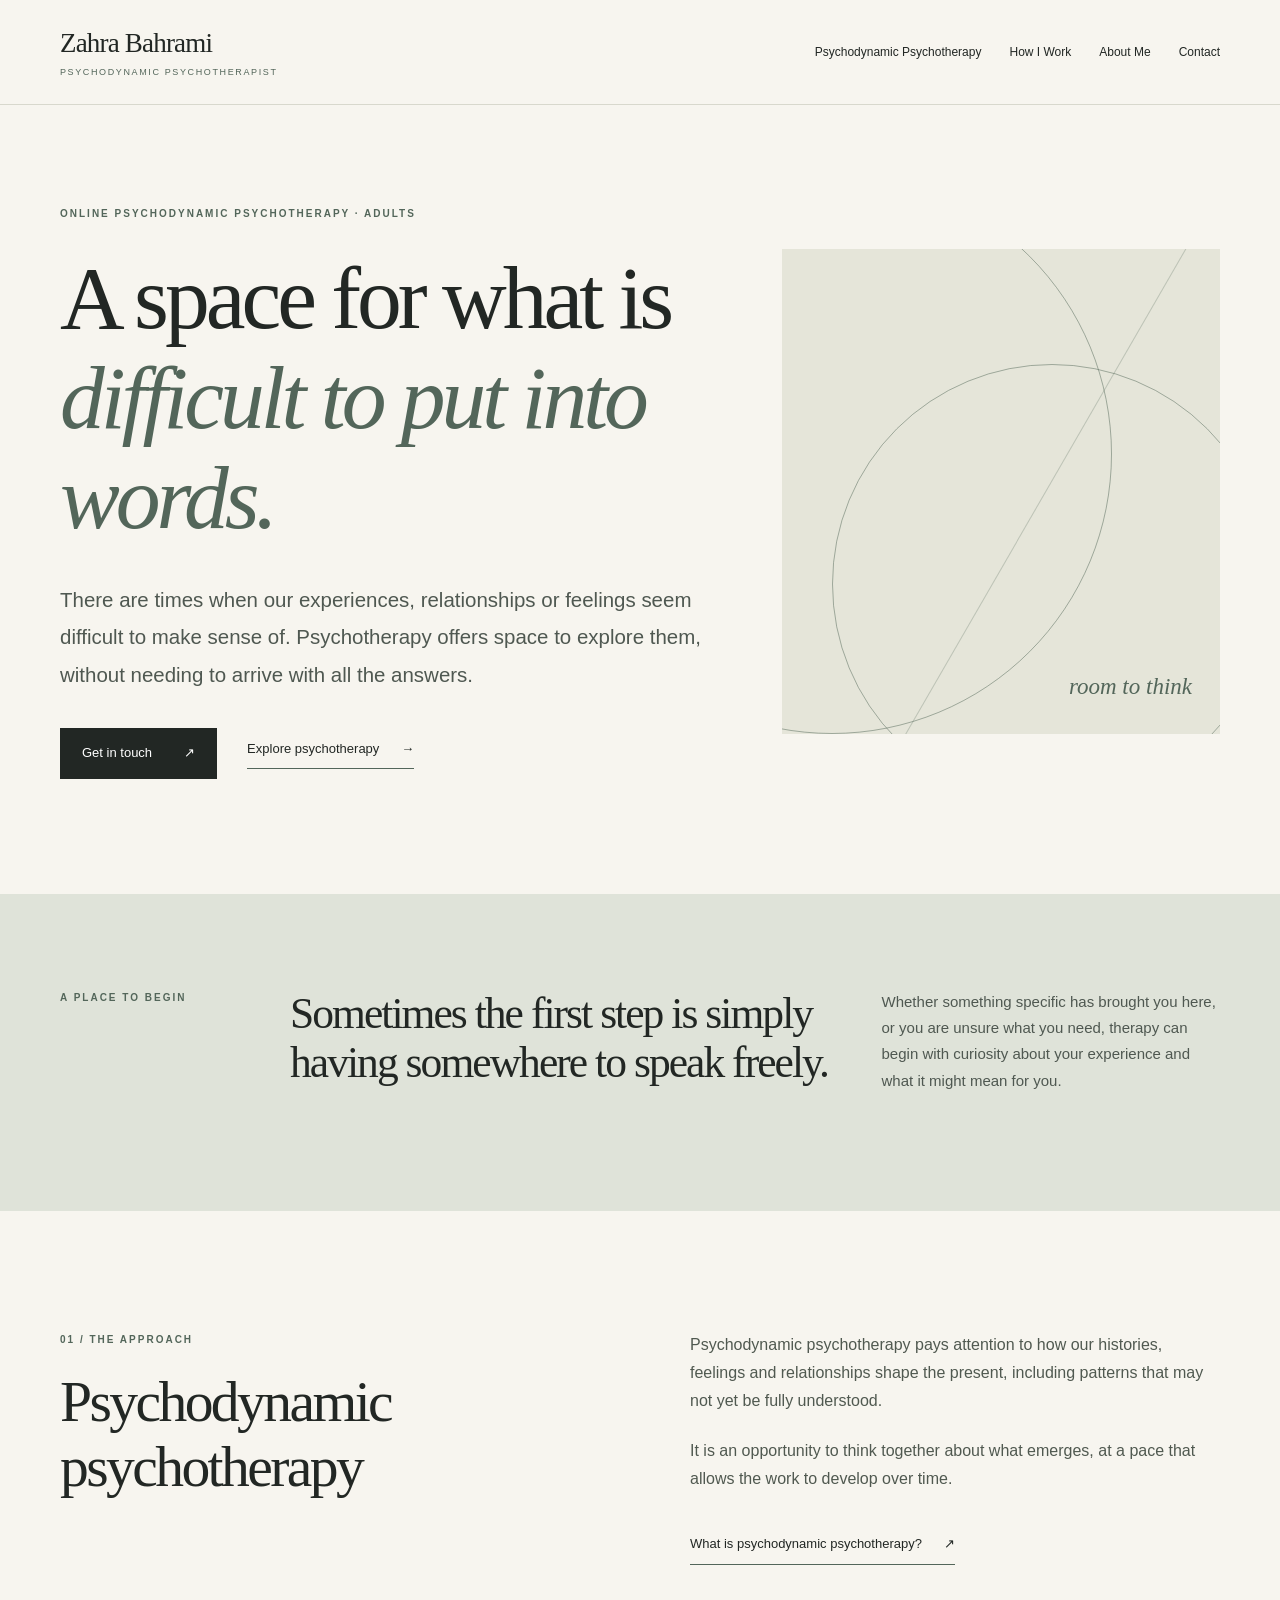
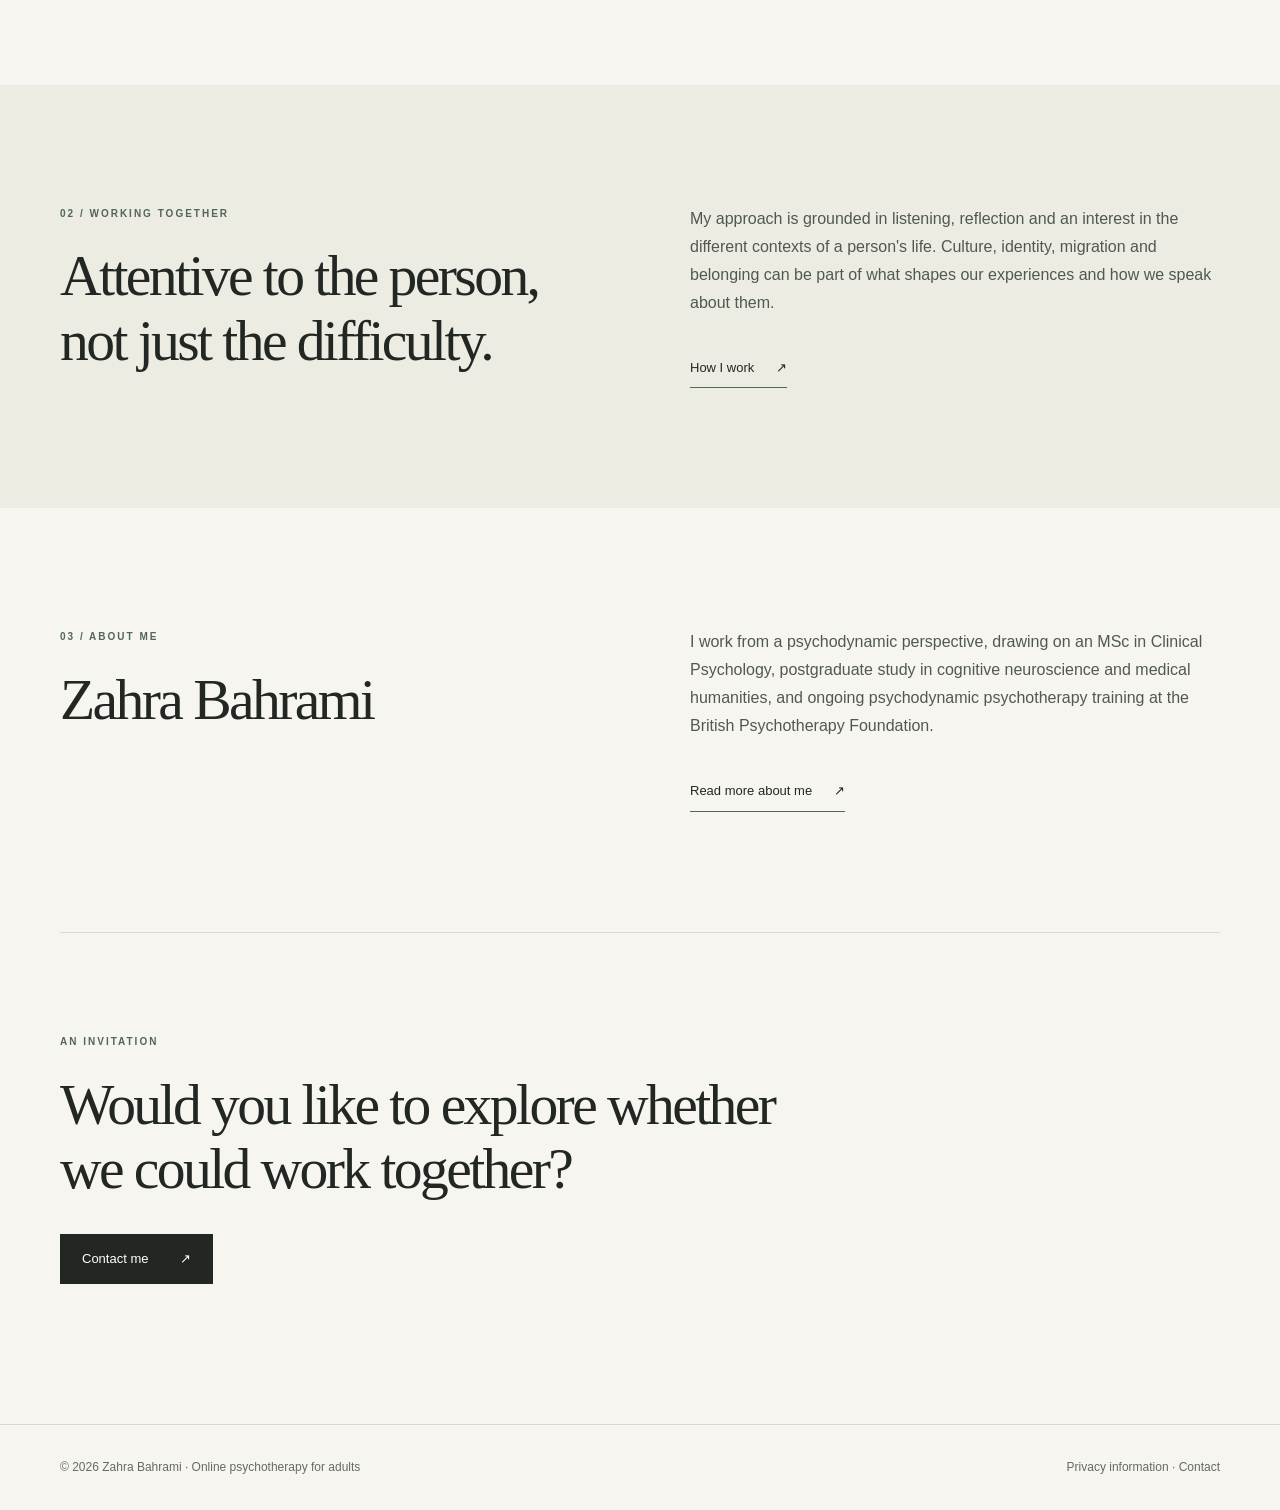
<file: index.html>
<!doctype html>
<html lang="en-GB">
<head>
<meta charset="utf-8">
<meta name="viewport" content="width=device-width,initial-scale=1">
<meta name="theme-color" content="#f7f5ef">
<meta name="description" content="Zahra Bahrami offers online psychodynamic psychotherapy for adults in the UK. Explore the approach and find out how to make an enquiry.">
<title>Online Psychodynamic Psychotherapy | Zahra Bahrami</title>
<link rel="canonical" href="https://zahrabahrami.com/">
<link rel="stylesheet" href="assets/style.css">
</head>
<body>
<a class="skip-link" href="#main" style="position:absolute;left:-9999px" onfocus="this.style.left='10px'" onblur="this.style.left='-9999px'">Skip to content</a>
<header class="site-header"><div class="header-inner">
<a class="brand" href="index.html" aria-label="Zahra Bahrami — Home"><span class="brand-name">Zahra Bahrami</span><span class="brand-role">Psychodynamic Psychotherapist</span></a>
<button class="menu-toggle" type="button" aria-expanded="false" aria-controls="site-nav" aria-label="Toggle navigation">☰</button>
<nav id="site-nav" class="nav-links" aria-label="Main navigation"><a href="psychodynamic-psychotherapy.html">Psychodynamic Psychotherapy</a><a href="how-i-work.html">How I Work</a><a href="about.html">About Me</a><a href="contact.html">Contact</a></nav>
</div></header>
<main id="main">
<section class="hero container" aria-labelledby="hero-title">
  <div class="hero-copy">
    <p class="eyebrow">ONLINE PSYCHODYNAMIC PSYCHOTHERAPY · ADULTS</p>
    <h1 id="hero-title">A space for what is <em>difficult to put into words.</em></h1>
    <p class="lead">There are times when our experiences, relationships or feelings seem difficult to make sense of. Psychotherapy offers space to explore them, without needing to arrive with all the answers.</p>
    <div class="actions"><a class="button" href="contact.html">Get in touch <span aria-hidden="true">↗</span></a><a class="quiet-link" href="psychodynamic-psychotherapy.html">Explore psychotherapy <span aria-hidden="true">→</span></a></div>
  </div>
  <div class="hero-art" aria-hidden="true"><div class="arc arc-one"></div><div class="arc arc-two"></div><div class="art-line"></div><span class="art-word">room to think</span></div>
</section>
<section class="intro-band"><div class="container intro-layout"><p class="eyebrow">A PLACE TO BEGIN</p><h2>Sometimes the first step is simply having somewhere to speak freely.</h2><p>Whether something specific has brought you here, or you are unsure what you need, therapy can begin with curiosity about your experience and what it might mean for you.</p></div></section>
<section class="container split-section"><div><p class="eyebrow">01 / THE APPROACH</p><h2>Psychodynamic psychotherapy</h2></div><div class="section-copy"><p>Psychodynamic psychotherapy pays attention to how our histories, feelings and relationships shape the present, including patterns that may not yet be fully understood.</p><p>It is an opportunity to think together about what emerges, at a pace that allows the work to develop over time.</p><a class="underlink" href="psychodynamic-psychotherapy.html">What is psychodynamic psychotherapy? <span aria-hidden="true">↗</span></a></div></section>
<section class="warm-section"><div class="container split-section"><div><p class="eyebrow">02 / WORKING TOGETHER</p><h2>Attentive to the person, not just the difficulty.</h2></div><div class="section-copy"><p>My approach is grounded in listening, reflection and an interest in the different contexts of a person's life. Culture, identity, migration and belonging can be part of what shapes our experiences and how we speak about them.</p><a class="underlink" href="how-i-work.html">How I work <span aria-hidden="true">↗</span></a></div></div></section>
<section class="container split-section"><div><p class="eyebrow">03 / ABOUT ME</p><h2>Zahra Bahrami</h2></div><div class="section-copy"><p>I work from a psychodynamic perspective, drawing on an MSc in Clinical Psychology, postgraduate study in cognitive neuroscience and medical humanities, and ongoing psychodynamic psychotherapy training at the British Psychotherapy Foundation.</p><a class="underlink" href="about.html">Read more about me <span aria-hidden="true">↗</span></a></div></section>
<section class="contact-banner container"><p class="eyebrow">AN INVITATION</p><h2>Would you like to explore whether we could work together?</h2><a class="button" href="contact.html">Contact me <span aria-hidden="true">↗</span></a></section>
</main>
<footer class="site-footer"><div class="container footer-inner"><span>© 2026 Zahra Bahrami · Online psychotherapy for adults</span><span><a href="privacy.html">Privacy information</a> · <a href="contact.html">Contact</a></span></div></footer>
<script src="assets/main.js" defer></script>
</body></html>
</file>
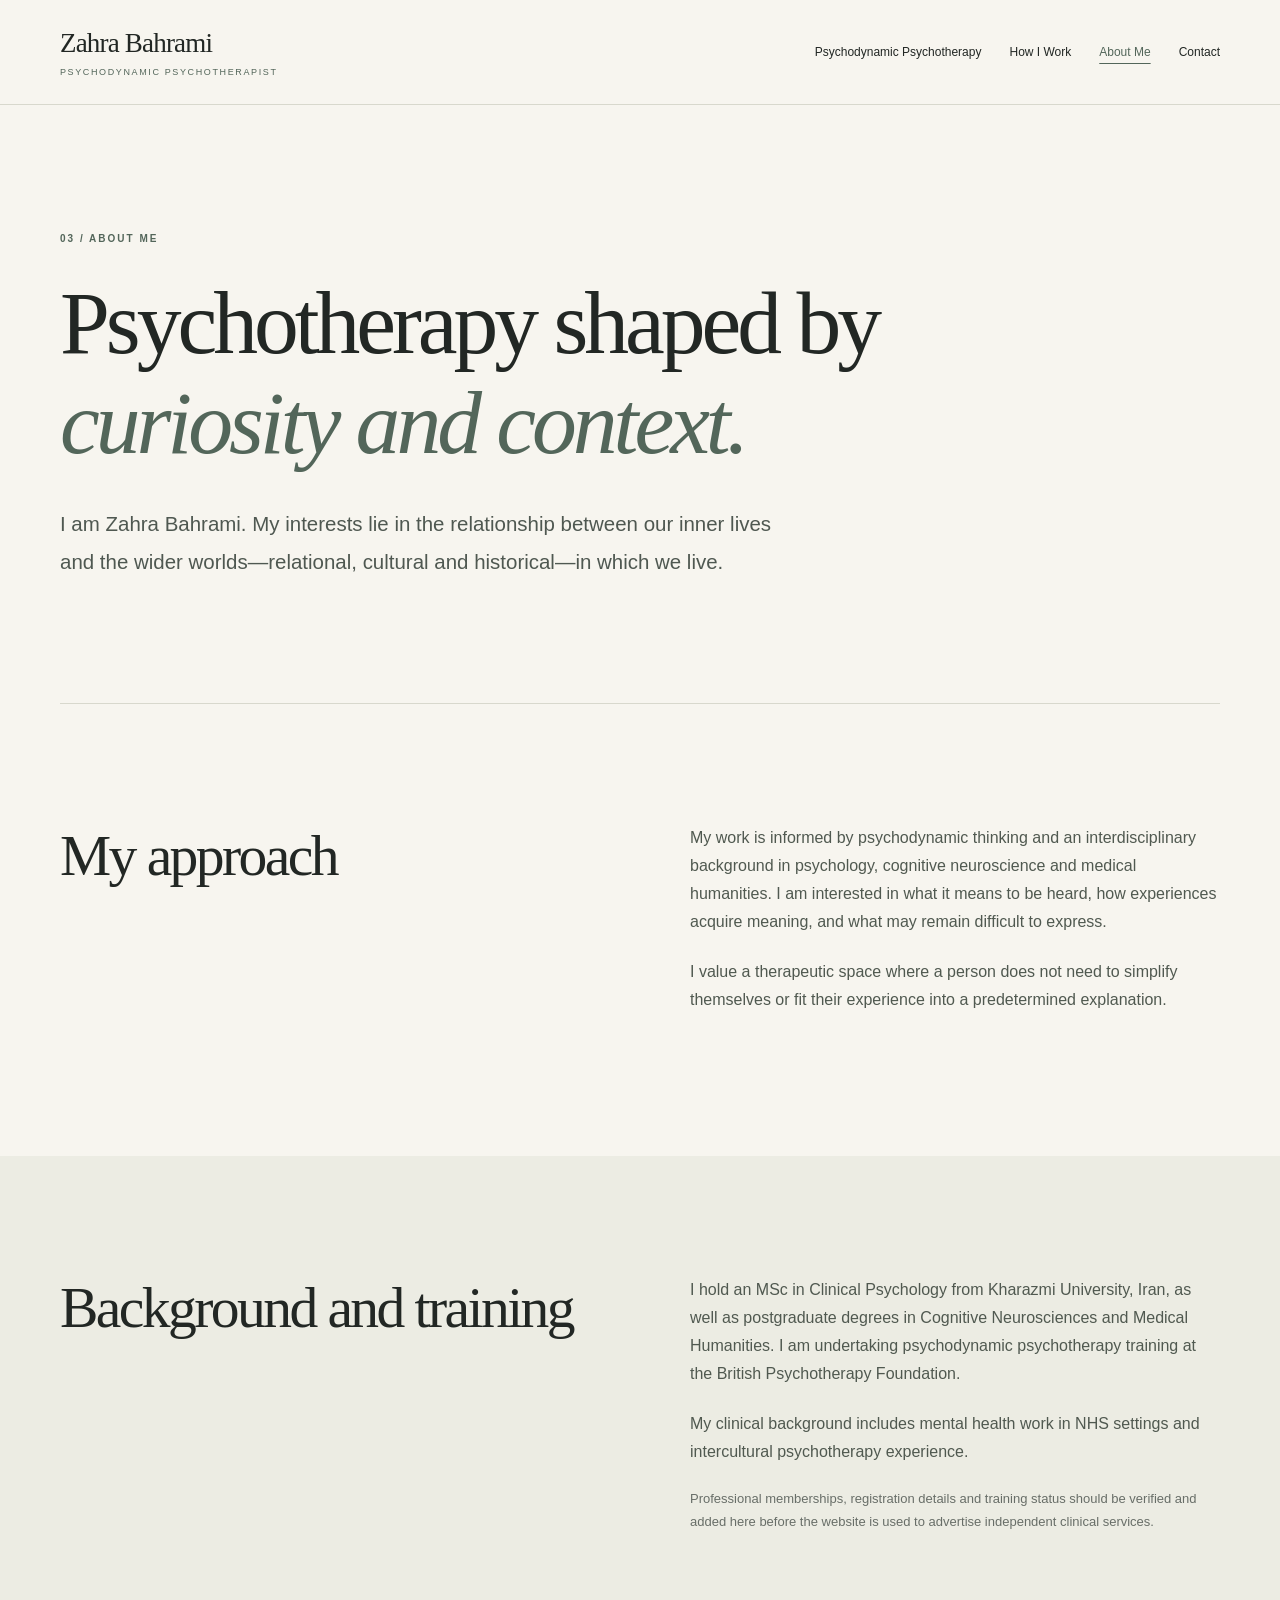
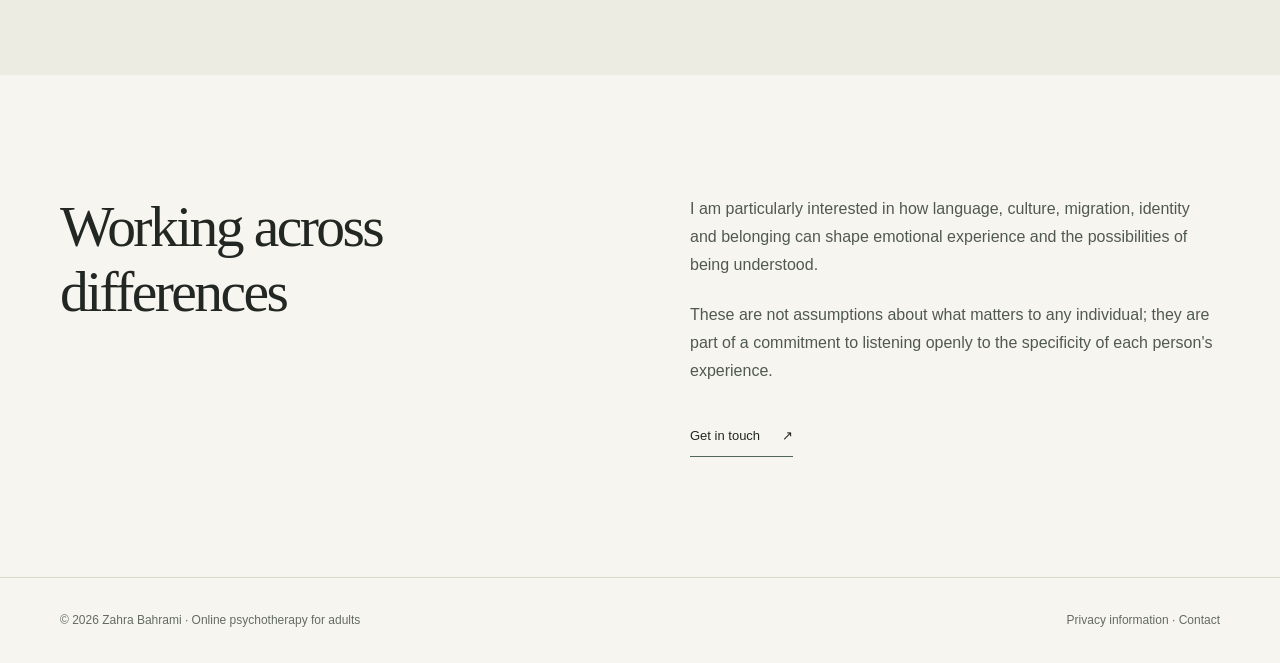
<file: about.html>
<!doctype html>
<html lang="en-GB">
<head>
<meta charset="utf-8">
<meta name="viewport" content="width=device-width,initial-scale=1">
<meta name="theme-color" content="#f7f5ef">
<meta name="description" content="Meet Zahra Bahrami and learn about her interdisciplinary background and approach to psychotherapy.">
<title>About Me | Zahra Bahrami</title>
<link rel="canonical" href="https://zahrabahrami.com/about.html">
<link rel="stylesheet" href="assets/style.css">
</head>
<body>
<a class="skip-link" href="#main" style="position:absolute;left:-9999px" onfocus="this.style.left='10px'" onblur="this.style.left='-9999px'">Skip to content</a>
<header class="site-header"><div class="header-inner">
<a class="brand" href="index.html" aria-label="Zahra Bahrami — Home"><span class="brand-name">Zahra Bahrami</span><span class="brand-role">Psychodynamic Psychotherapist</span></a>
<button class="menu-toggle" type="button" aria-expanded="false" aria-controls="site-nav" aria-label="Toggle navigation">☰</button>
<nav id="site-nav" class="nav-links" aria-label="Main navigation"><a href="psychodynamic-psychotherapy.html">Psychodynamic Psychotherapy</a><a href="how-i-work.html">How I Work</a><a href="about.html" aria-current="page">About Me</a><a href="contact.html">Contact</a></nav>
</div></header>
<main id="main">
<section class="page-heading container"><p class="eyebrow">03 / ABOUT ME</p><h1>Psychotherapy shaped by <em>curiosity and context.</em></h1><p class="lead">I am Zahra Bahrami. My interests lie in the relationship between our inner lives and the wider worlds—relational, cultural and historical—in which we live.</p></section>
<section class="container split-section ruled"><div><h2>My approach</h2></div><div class="section-copy"><p>My work is informed by psychodynamic thinking and an interdisciplinary background in psychology, cognitive neuroscience and medical humanities. I am interested in what it means to be heard, how experiences acquire meaning, and what may remain difficult to express.</p><p>I value a therapeutic space where a person does not need to simplify themselves or fit their experience into a predetermined explanation.</p></div></section>
<section class="warm-section"><div class="container split-section"><div><h2>Background and training</h2></div><div class="section-copy"><p>I hold an MSc in Clinical Psychology from Kharazmi University, Iran, as well as postgraduate degrees in Cognitive Neurosciences and Medical Humanities. I am undertaking psychodynamic psychotherapy training at the British Psychotherapy Foundation.</p><p>My clinical background includes mental health work in NHS settings and intercultural psychotherapy experience.</p><p class="small-note">Professional memberships, registration details and training status should be verified and added here before the website is used to advertise independent clinical services.</p></div></div></section>
<section class="container split-section"><div><h2>Working across differences</h2></div><div class="section-copy"><p>I am particularly interested in how language, culture, migration, identity and belonging can shape emotional experience and the possibilities of being understood.</p><p>These are not assumptions about what matters to any individual; they are part of a commitment to listening openly to the specificity of each person's experience.</p><a class="underlink" href="contact.html">Get in touch <span aria-hidden="true">↗</span></a></div></section>
</main>
<footer class="site-footer"><div class="container footer-inner"><span>© 2026 Zahra Bahrami · Online psychotherapy for adults</span><span><a href="privacy.html">Privacy information</a> · <a href="contact.html">Contact</a></span></div></footer>
<script src="assets/main.js" defer></script>
</body></html>
</file>
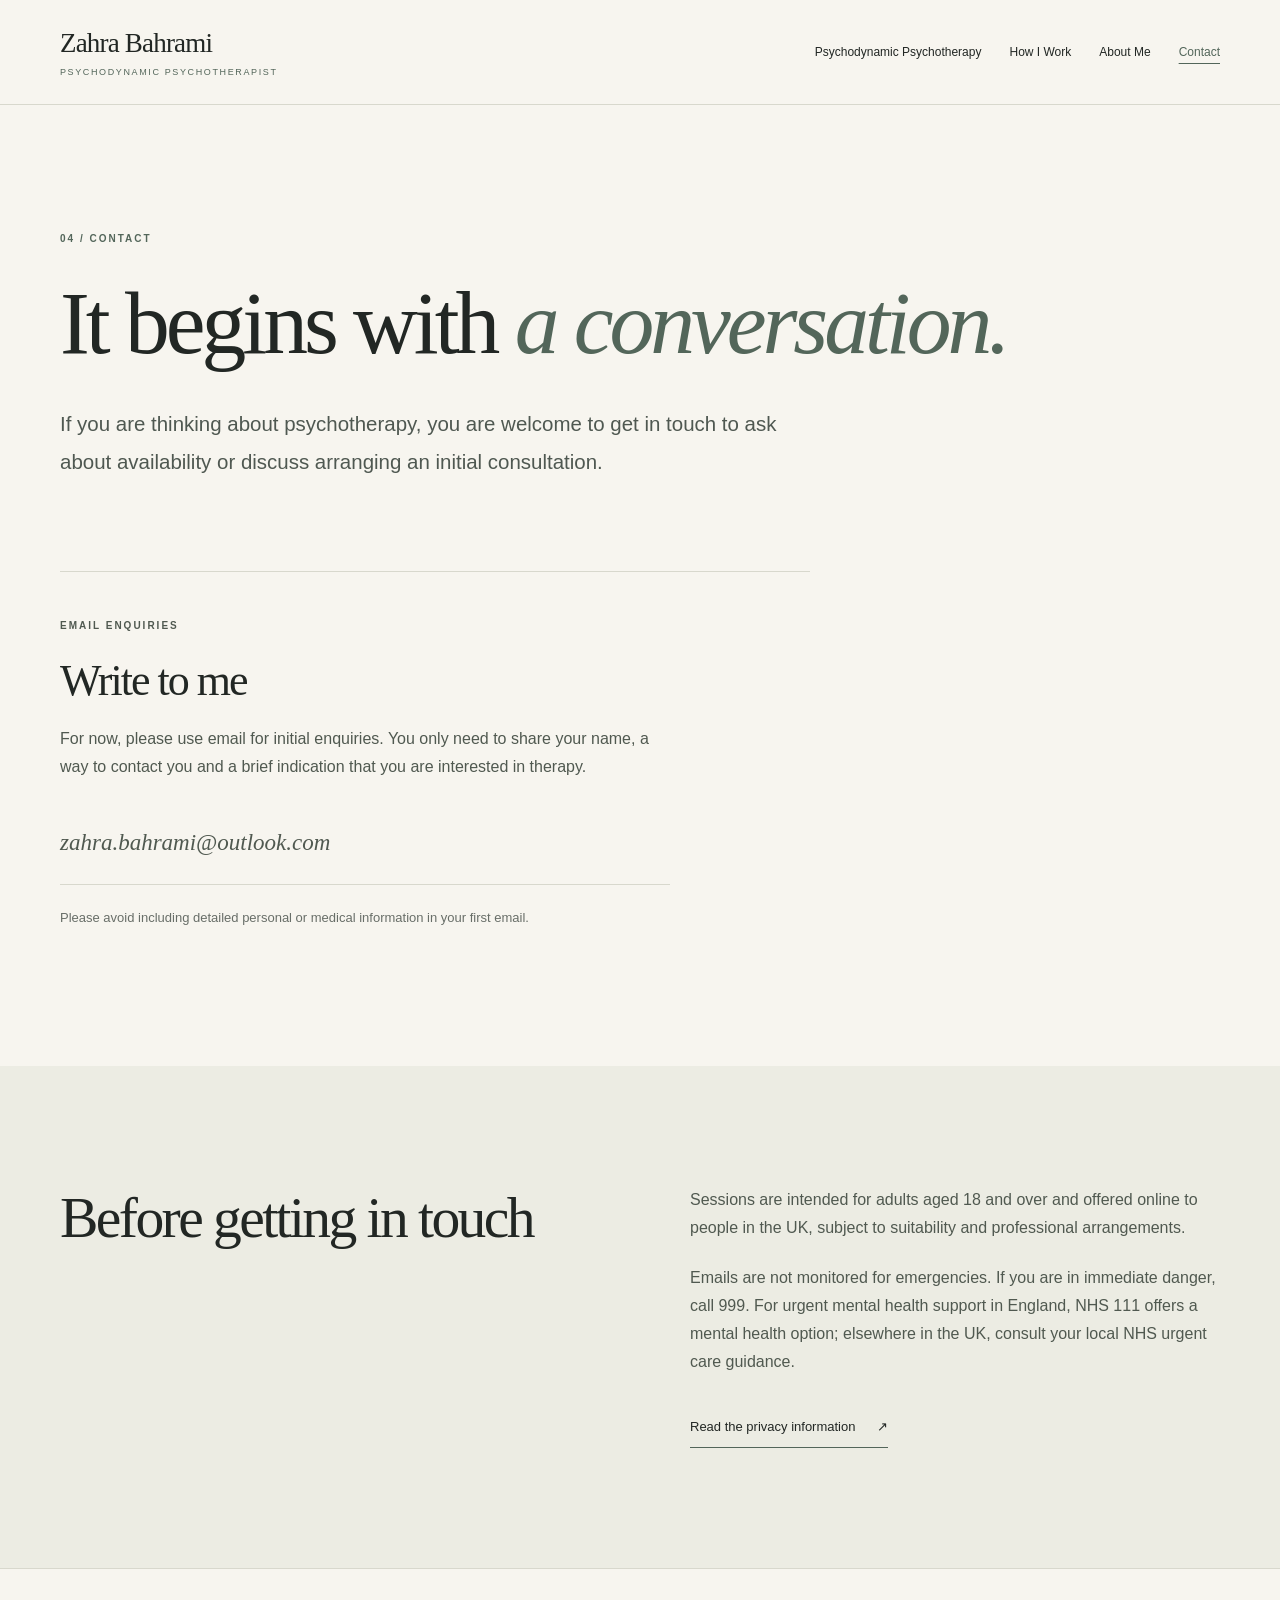
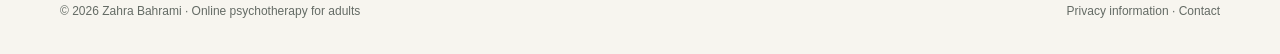
<file: contact.html>
<!doctype html>
<html lang="en-GB">
<head>
<meta charset="utf-8">
<meta name="viewport" content="width=device-width,initial-scale=1">
<meta name="theme-color" content="#f7f5ef">
<meta name="description" content="Contact Zahra Bahrami about online psychodynamic psychotherapy for adults in the UK.">
<title>Contact | Zahra Bahrami</title>
<link rel="canonical" href="https://zahrabahrami.com/contact.html">
<link rel="stylesheet" href="assets/style.css">
</head>
<body>
<a class="skip-link" href="#main" style="position:absolute;left:-9999px" onfocus="this.style.left='10px'" onblur="this.style.left='-9999px'">Skip to content</a>
<header class="site-header"><div class="header-inner">
<a class="brand" href="index.html" aria-label="Zahra Bahrami — Home"><span class="brand-name">Zahra Bahrami</span><span class="brand-role">Psychodynamic Psychotherapist</span></a>
<button class="menu-toggle" type="button" aria-expanded="false" aria-controls="site-nav" aria-label="Toggle navigation">☰</button>
<nav id="site-nav" class="nav-links" aria-label="Main navigation"><a href="psychodynamic-psychotherapy.html">Psychodynamic Psychotherapy</a><a href="how-i-work.html">How I Work</a><a href="about.html">About Me</a><a href="contact.html" aria-current="page">Contact</a></nav>
</div></header>
<main id="main">
<section class="page-heading container contact-page"><p class="eyebrow">04 / CONTACT</p><h1>It begins with <em>a conversation.</em></h1><p class="lead">If you are thinking about psychotherapy, you are welcome to get in touch to ask about availability or discuss arranging an initial consultation.</p>
<div class="contact-panel"><p class="eyebrow">EMAIL ENQUIRIES</p><h2>Write to me</h2><p>For now, please use email for initial enquiries. You only need to share your name, a way to contact you and a brief indication that you are interested in therapy.</p><p class="email-placeholder"><a href="mailto:zahra.bahrami@outlook.com">zahra.bahrami@outlook.com</a></p><p class="small-note">Please avoid including detailed personal or medical information in your first email.</p></div>
</section>
<section class="warm-section"><div class="container split-section"><div><h2>Before getting in touch</h2></div><div class="section-copy"><p>Sessions are intended for adults aged 18 and over and offered online to people in the UK, subject to suitability and professional arrangements.</p><p>Emails are not monitored for emergencies. If you are in immediate danger, call 999. For urgent mental health support in England, NHS 111 offers a mental health option; elsewhere in the UK, consult your local NHS urgent care guidance.</p><a class="underlink" href="privacy.html">Read the privacy information <span aria-hidden="true">↗</span></a></div></div></section>
</main>
<footer class="site-footer"><div class="container footer-inner"><span>© 2026 Zahra Bahrami · Online psychotherapy for adults</span><span><a href="privacy.html">Privacy information</a> · <a href="contact.html">Contact</a></span></div></footer>
<script src="assets/main.js" defer></script>
</body></html>
</file>
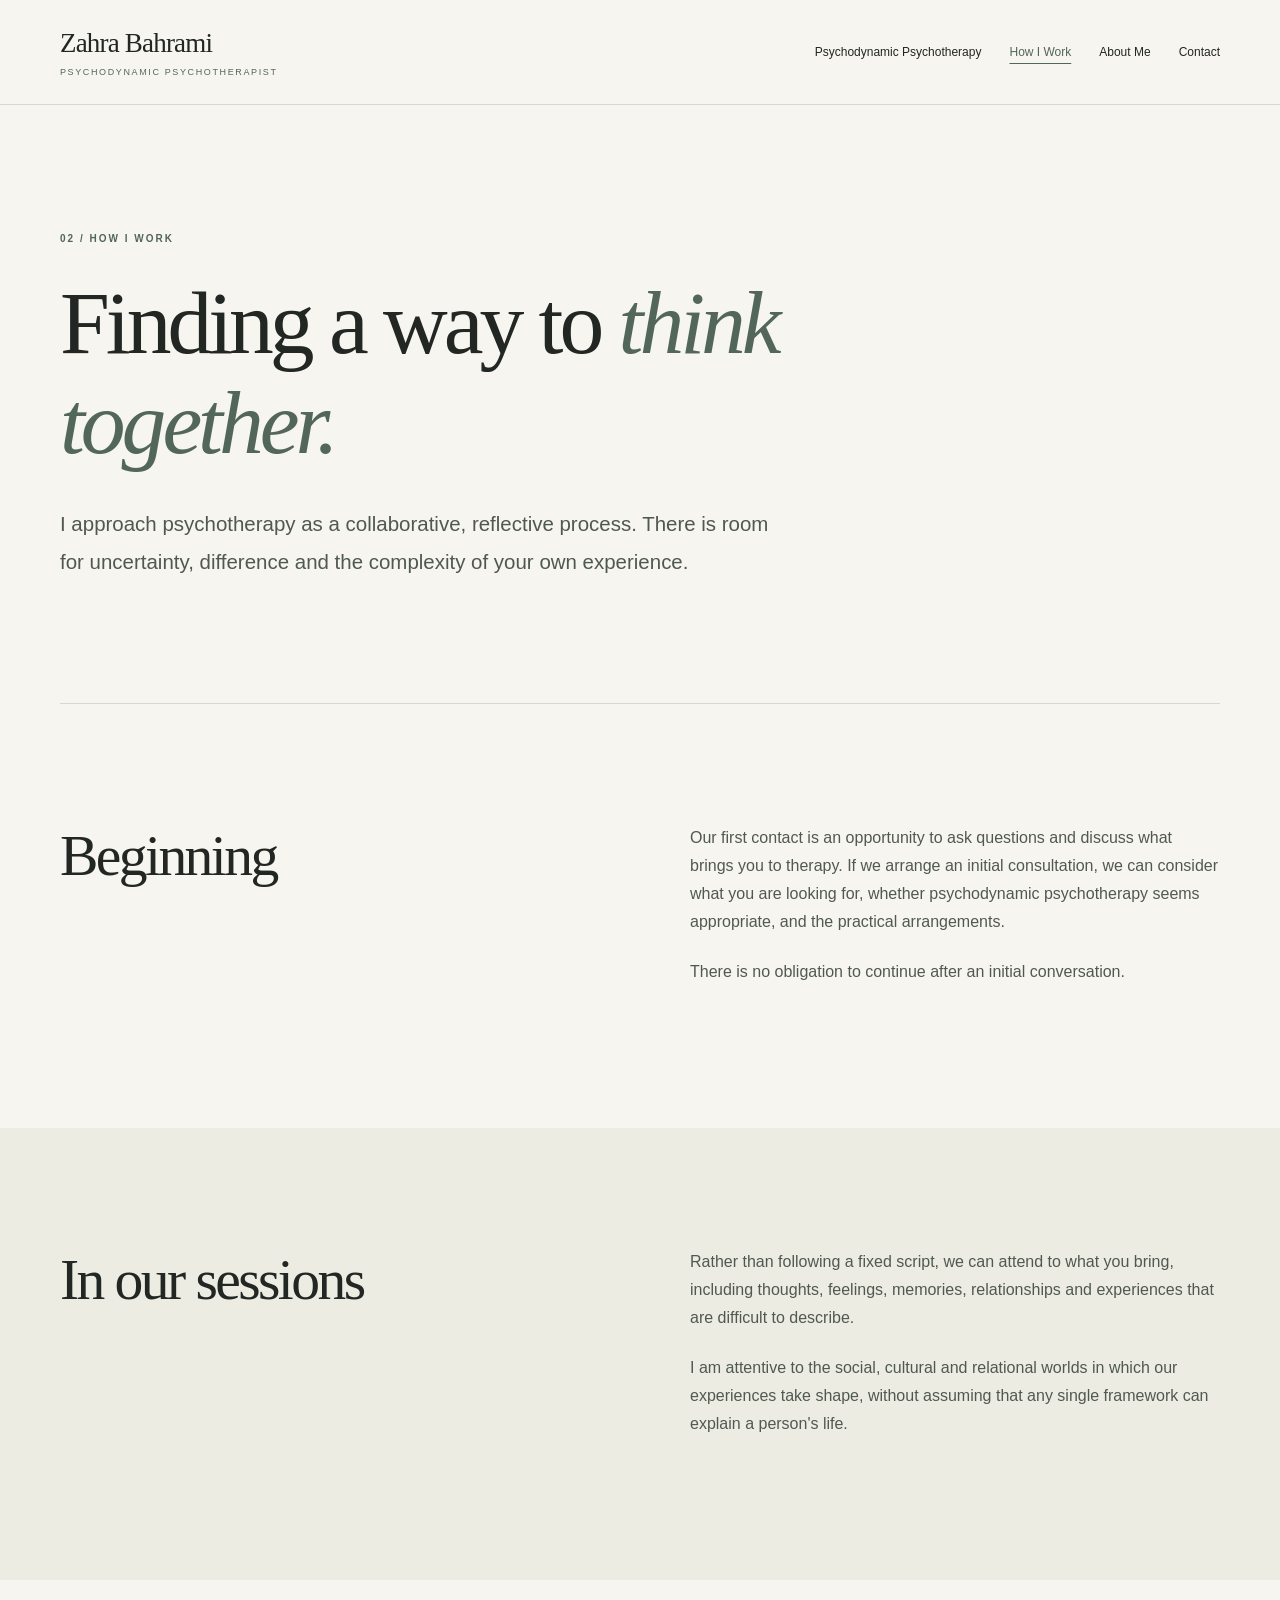
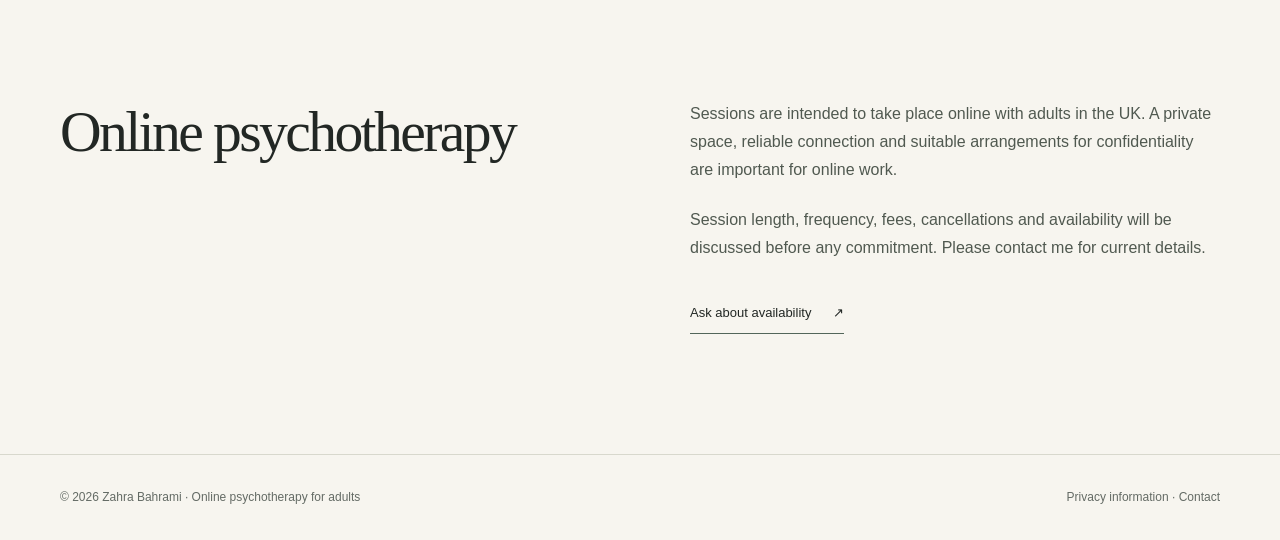
<file: how-i-work.html>
<!doctype html>
<html lang="en-GB">
<head>
<meta charset="utf-8">
<meta name="viewport" content="width=device-width,initial-scale=1">
<meta name="theme-color" content="#f7f5ef">
<meta name="description" content="How online psychodynamic psychotherapy with Zahra Bahrami may begin and what to expect from sessions.">
<title>How I Work | Zahra Bahrami</title>
<link rel="canonical" href="https://zahrabahrami.com/how-i-work.html">
<link rel="stylesheet" href="assets/style.css">
</head>
<body>
<a class="skip-link" href="#main" style="position:absolute;left:-9999px" onfocus="this.style.left='10px'" onblur="this.style.left='-9999px'">Skip to content</a>
<header class="site-header"><div class="header-inner">
<a class="brand" href="index.html" aria-label="Zahra Bahrami — Home"><span class="brand-name">Zahra Bahrami</span><span class="brand-role">Psychodynamic Psychotherapist</span></a>
<button class="menu-toggle" type="button" aria-expanded="false" aria-controls="site-nav" aria-label="Toggle navigation">☰</button>
<nav id="site-nav" class="nav-links" aria-label="Main navigation"><a href="psychodynamic-psychotherapy.html">Psychodynamic Psychotherapy</a><a href="how-i-work.html" aria-current="page">How I Work</a><a href="about.html">About Me</a><a href="contact.html">Contact</a></nav>
</div></header>
<main id="main">
<section class="page-heading container"><p class="eyebrow">02 / HOW I WORK</p><h1>Finding a way to <em>think together.</em></h1><p class="lead">I approach psychotherapy as a collaborative, reflective process. There is room for uncertainty, difference and the complexity of your own experience.</p></section>
<section class="container split-section ruled"><div><h2>Beginning</h2></div><div class="section-copy"><p>Our first contact is an opportunity to ask questions and discuss what brings you to therapy. If we arrange an initial consultation, we can consider what you are looking for, whether psychodynamic psychotherapy seems appropriate, and the practical arrangements.</p><p>There is no obligation to continue after an initial conversation.</p></div></section>
<section class="warm-section"><div class="container split-section"><div><h2>In our sessions</h2></div><div class="section-copy"><p>Rather than following a fixed script, we can attend to what you bring, including thoughts, feelings, memories, relationships and experiences that are difficult to describe.</p><p>I am attentive to the social, cultural and relational worlds in which our experiences take shape, without assuming that any single framework can explain a person's life.</p></div></div></section>
<section class="container split-section"><div><h2>Online psychotherapy</h2></div><div class="section-copy"><p>Sessions are intended to take place online with adults in the UK. A private space, reliable connection and suitable arrangements for confidentiality are important for online work.</p><p>Session length, frequency, fees, cancellations and availability will be discussed before any commitment. Please contact me for current details.</p><a class="underlink" href="contact.html">Ask about availability <span aria-hidden="true">↗</span></a></div></section>
</main>
<footer class="site-footer"><div class="container footer-inner"><span>© 2026 Zahra Bahrami · Online psychotherapy for adults</span><span><a href="privacy.html">Privacy information</a> · <a href="contact.html">Contact</a></span></div></footer>
<script src="assets/main.js" defer></script>
</body></html>
</file>
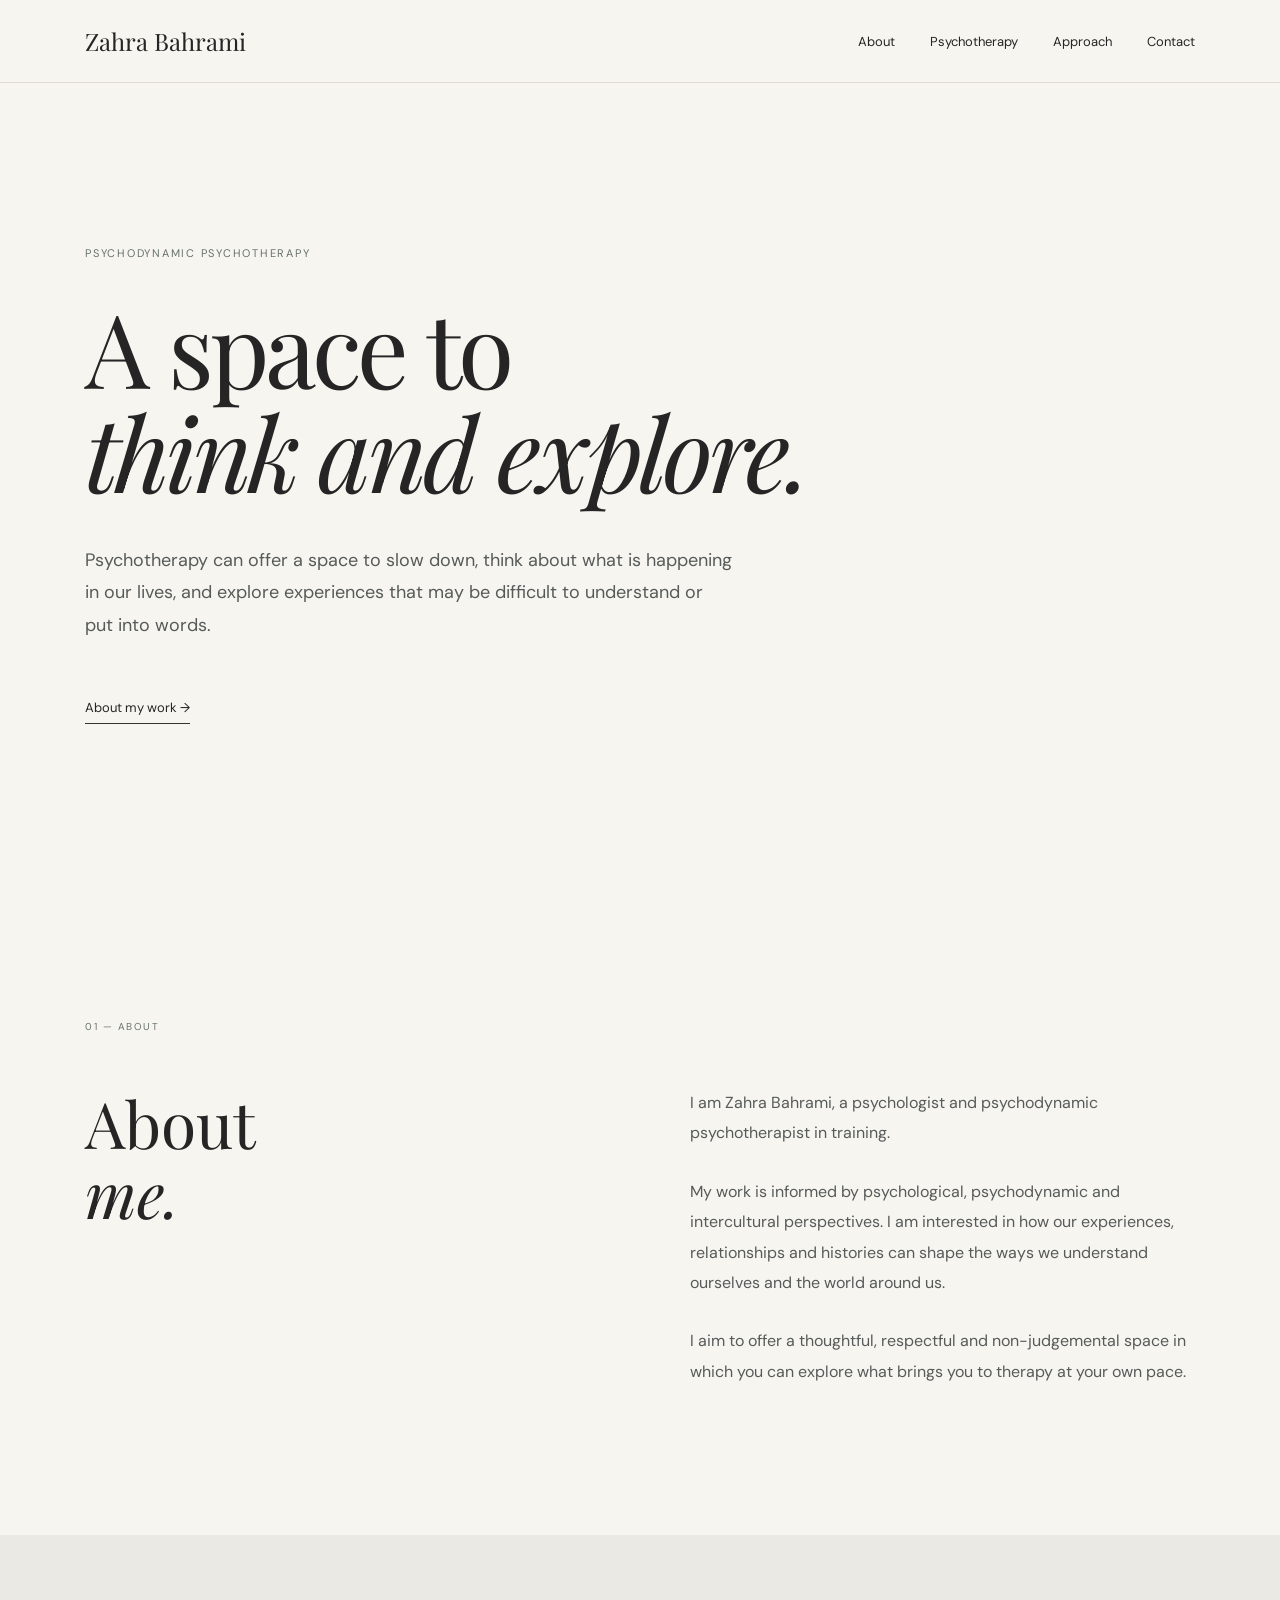
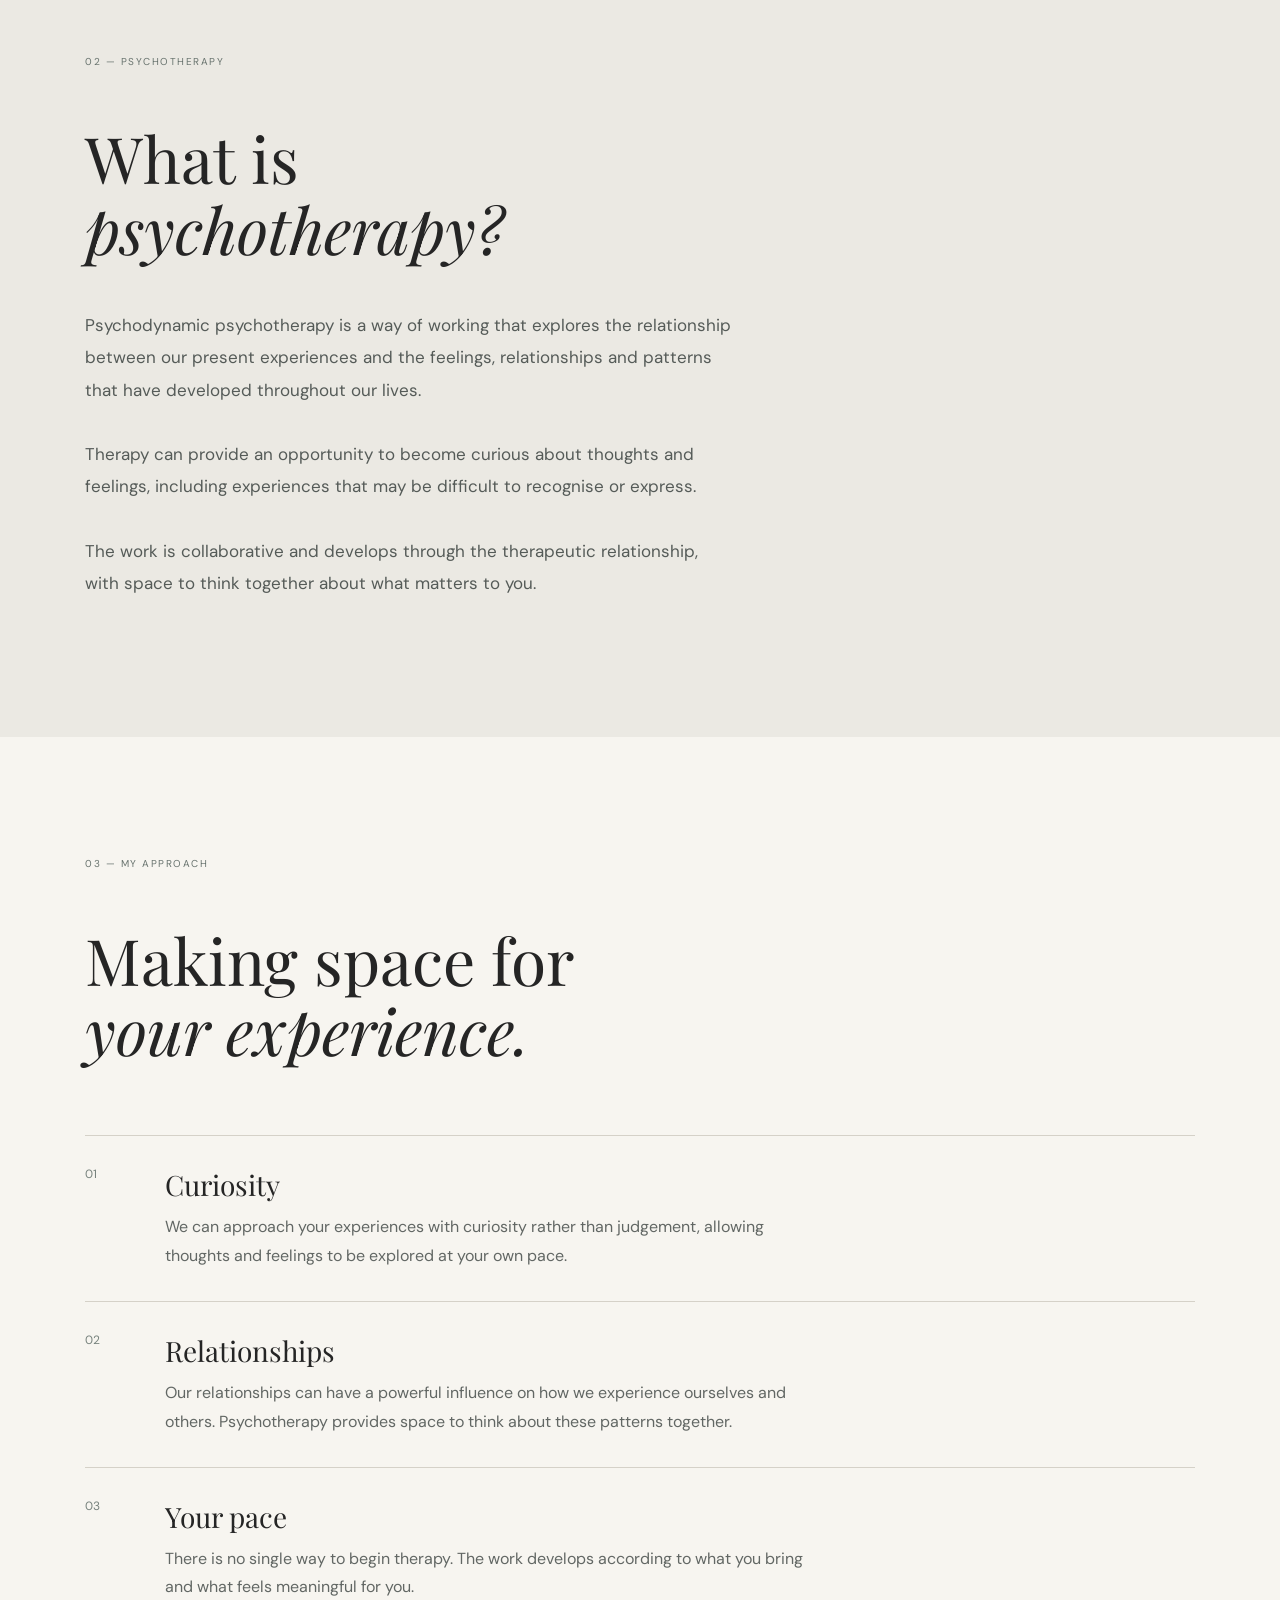
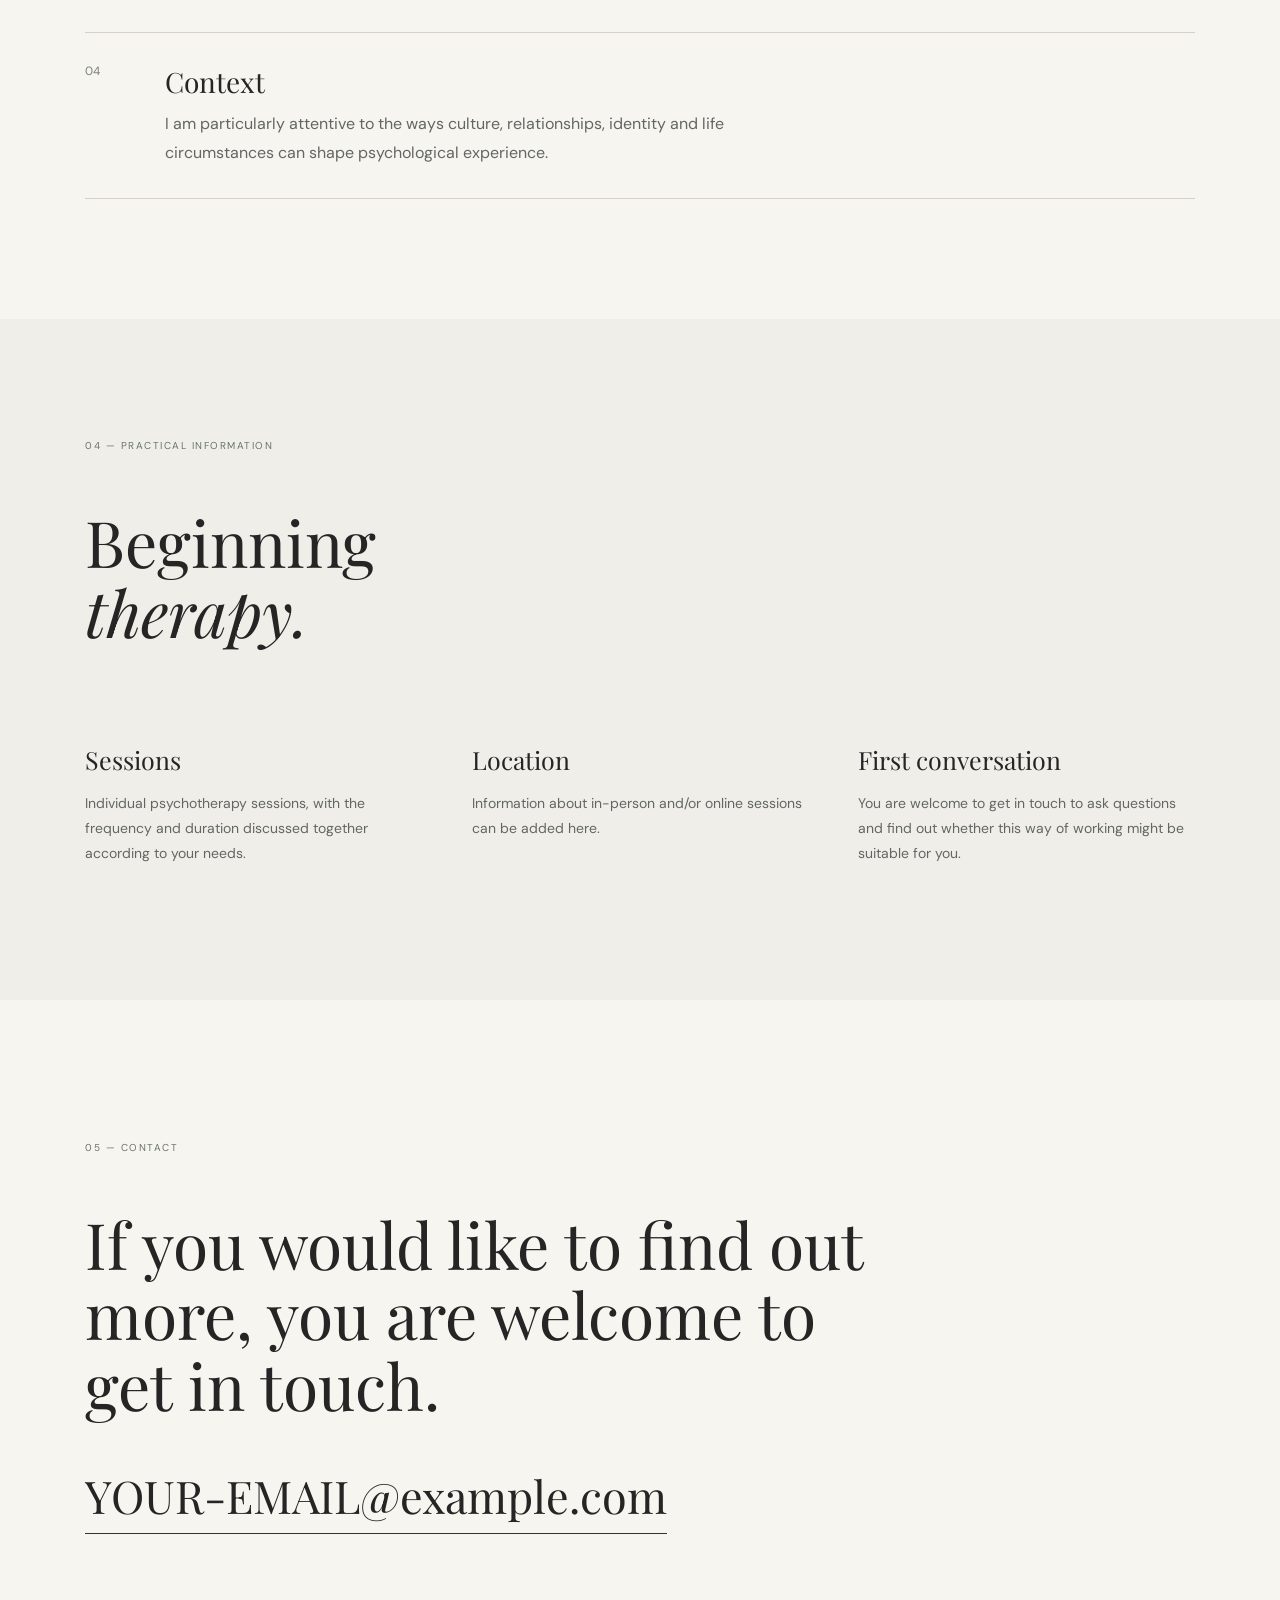
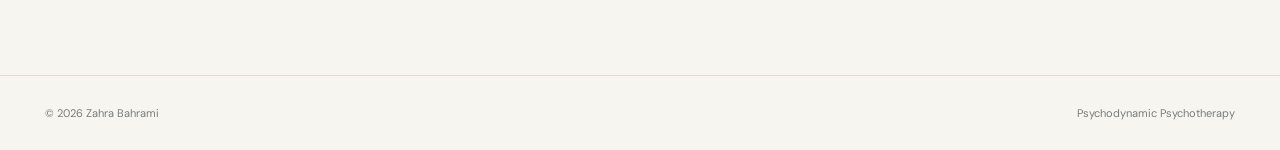
<file: iindex.html>
<!DOCTYPE html>
<html lang="en">
<head>
    <meta charset="UTF-8">
    <meta name="viewport" content="width=device-width, initial-scale=1.0">

    <title>Zahra Bahrami | Psychotherapy</title>

    <meta name="description"
          content="Zahra Bahrami — Psychodynamic psychotherapy and psychological work.">

    <link rel="preconnect" href="https://fonts.googleapis.com">
    <link rel="preconnect" href="https://fonts.gstatic.com" crossorigin>

    <link href="https://fonts.googleapis.com/css2?family=DM+Sans:wght@400;500&family=Playfair+Display:ital,wght@0,400;0,500;1,400&display=swap"
          rel="stylesheet">

    <style>

        /* ------------------------------
           GENERAL
        ------------------------------ */

        * {
            box-sizing: border-box;
        }

        html {
            scroll-behavior: smooth;
        }

        body {
            margin: 0;
            background: #f7f5f0;
            color: #252525;
            font-family: "DM Sans", sans-serif;
            font-weight: 400;
        }

        a {
            color: inherit;
            text-decoration: none;
        }


        /* ------------------------------
           NAVIGATION
        ------------------------------ */

        header {
            position: fixed;
            top: 0;
            left: 0;
            width: 100%;
            z-index: 100;

            background: rgba(247,245,240,0.94);
            backdrop-filter: blur(10px);

            border-bottom: 1px solid #dedbd3;
        }

        nav {
            max-width: 1200px;
            margin: auto;

            padding: 25px 45px;

            display: flex;
            justify-content: space-between;
            align-items: center;
        }

        .logo {
            font-family: "Playfair Display", serif;
            font-size: 24px;
        }

        .navigation {
            display: flex;
            gap: 35px;

            font-size: 13px;
        }

        .navigation a {
            transition: opacity 0.3s ease;
        }

        .navigation a:hover {
            opacity: 0.5;
        }


        /* ------------------------------
           HERO
        ------------------------------ */

        .hero {
            min-height: 100vh;

            max-width: 1200px;
            margin: auto;

            padding: 170px 45px 100px;

            display: flex;
            align-items: center;
        }

        .hero-content {
            max-width: 850px;
        }

        .small-title {
            font-size: 11px;
            letter-spacing: 0.16em;
            text-transform: uppercase;

            margin-bottom: 35px;

            color: #66706c;
        }

        h1 {
            font-family: "Playfair Display", serif;

            font-size: clamp(55px, 8vw, 105px);

            font-weight: 400;
            line-height: 1.02;

            margin: 0 0 40px;

            letter-spacing: -0.04em;
        }

        h1 em {
            font-style: italic;
        }

        .intro {
            max-width: 650px;

            font-size: 18px;
            line-height: 1.8;

            color: #565b59;
        }

        .hero-link {
            display: inline-block;

            margin-top: 40px;

            padding-bottom: 7px;

            border-bottom: 1px solid #333;

            font-size: 13px;
        }


        /* ------------------------------
           SECTIONS
        ------------------------------ */

        section {
            max-width: 1200px;
            margin: auto;

            padding: 120px 45px;
        }

        .section-label {
            font-size: 10px;

            letter-spacing: 0.15em;
            text-transform: uppercase;

            color: #68736e;

            margin-bottom: 55px;
        }

        .section-grid {
            display: grid;

            grid-template-columns: 1fr 1fr;

            gap: 100px;
        }

        h2 {
            font-family: "Playfair Display", serif;

            font-size: clamp(38px, 5vw, 65px);

            font-weight: 400;

            line-height: 1.1;

            margin: 0;
        }

        .text {
            max-width: 600px;

            color: #565b59;

            font-size: 16px;

            line-height: 1.9;
        }

        .text p {
            margin-top: 0;
            margin-bottom: 28px;
        }


        /* ------------------------------
           PSYCHOTHERAPY
        ------------------------------ */

        .therapy {
            background: #ebe9e3;

            max-width: none;
        }

        .therapy-inner {
            max-width: 1110px;
            margin: auto;
        }

        .therapy h2 {
            max-width: 750px;
        }

        .therapy-text {
            max-width: 650px;

            margin-top: 45px;

            font-size: 17px;
            line-height: 1.9;

            color: #555b58;
        }


        /* ------------------------------
           APPROACH
        ------------------------------ */

        .approach-list {
            margin-top: 70px;

            border-top: 1px solid #d5d1c8;
        }

        .approach-item {
            display: grid;

            grid-template-columns: 80px 1fr;

            padding: 30px 0;

            border-bottom: 1px solid #d5d1c8;
        }

        .approach-number {
            color: #77827d;
            font-size: 12px;
        }

        .approach-item h3 {
            font-family: "Playfair Display", serif;

            font-size: 28px;

            font-weight: 400;

            margin: 0 0 10px;
        }

        .approach-item p {
            max-width: 650px;

            margin: 0;

            color: #626764;

            line-height: 1.8;
        }


        /* ------------------------------
           PRACTICAL INFORMATION
        ------------------------------ */

        .practical {
            background: #f0eee9;

            max-width: none;
        }

        .practical-inner {
            max-width: 1110px;
            margin: auto;
        }

        .practical-grid {
            display: grid;

            grid-template-columns: repeat(3, 1fr);

            gap: 50px;

            margin-top: 70px;
        }

        .practical-card h3 {
            font-family: "Playfair Display", serif;

            font-weight: 400;

            font-size: 25px;

            margin-bottom: 15px;
        }

        .practical-card p {
            color: #626764;

            line-height: 1.8;

            font-size: 14px;
        }


        /* ------------------------------
           CONTACT
        ------------------------------ */

        .contact {
            min-height: 75vh;

            display: flex;

            align-items: center;
        }

        .contact-content {
            width: 100%;
        }

        .contact h2 {
            max-width: 800px;
        }

        .email {
            display: inline-block;

            margin-top: 45px;

            font-family: "Playfair Display", serif;

            font-size: clamp(25px, 4vw, 45px);

            border-bottom: 1px solid #333;

            padding-bottom: 8px;
        }


        /* ------------------------------
           FOOTER
        ------------------------------ */

        footer {
            border-top: 1px solid #dedbd3;

            padding: 30px 45px;

            display: flex;
            justify-content: space-between;

            font-size: 11px;

            color: #777d79;
        }


        /* ------------------------------
           MOBILE
        ------------------------------ */

        @media (max-width: 750px) {

            nav {
                padding: 20px;
            }

            .navigation {
                gap: 15px;
                font-size: 11px;
            }

            .hero,
            section {
                padding-left: 22px;
                padding-right: 22px;
            }

            .hero {
                padding-top: 140px;
            }

            .section-grid {
                grid-template-columns: 1fr;

                gap: 45px;
            }

            .practical-grid {
                grid-template-columns: 1fr;

                gap: 35px;
            }

            .approach-item {
                grid-template-columns: 45px 1fr;
            }

            footer {
                padding: 25px 22px;

                flex-direction: column;

                gap: 10px;
            }
        }

    </style>
</head>


<body>


<!-- =========================
     NAVIGATION
========================= -->

<header>

    <nav>

        <a href="#home" class="logo">
            Zahra Bahrami
        </a>

        <div class="navigation">

            <a href="#about">About</a>

            <a href="#therapy">Psychotherapy</a>

            <a href="#approach">Approach</a>

            <a href="#contact">Contact</a>

        </div>

    </nav>

</header>



<!-- =========================
     HOME
========================= -->

<main>

<section id="home" class="hero">

    <div class="hero-content">

        <div class="small-title">
            Psychodynamic Psychotherapy
        </div>

        <h1>
            A space to<br>
            <em>think and explore.</em>
        </h1>

        <p class="intro">

            Psychotherapy can offer a space to slow down,
            think about what is happening in our lives,
            and explore experiences that may be difficult
            to understand or put into words.

        </p>

        <a href="#about" class="hero-link">
            About my work →
        </a>

    </div>

</section>



<!-- =========================
     ABOUT
========================= -->

<section id="about">

    <div class="section-label">
        01 — About
    </div>

    <div class="section-grid">

        <h2>
            About<br>
            <em>me.</em>
        </h2>

        <div class="text">

            <p>
                I am Zahra Bahrami, a psychologist and
                psychodynamic psychotherapist in training.
            </p>

            <p>
                My work is informed by psychological,
                psychodynamic and intercultural perspectives.
                I am interested in how our experiences,
                relationships and histories can shape the
                ways we understand ourselves and the world
                around us.
            </p>

            <p>
                I aim to offer a thoughtful, respectful and
                non-judgemental space in which you can explore
                what brings you to therapy at your own pace.
            </p>

        </div>

    </div>

</section>



<!-- =========================
     PSYCHOTHERAPY
========================= -->

<section id="therapy" class="therapy">

    <div class="therapy-inner">

        <div class="section-label">
            02 — Psychotherapy
        </div>

        <h2>
            What is<br>
            <em>psychotherapy?</em>
        </h2>

        <p class="therapy-text">

            Psychodynamic psychotherapy is a way of working
            that explores the relationship between our present
            experiences and the feelings, relationships and
            patterns that have developed throughout our lives.

            <br><br>

            Therapy can provide an opportunity to become curious
            about thoughts and feelings, including experiences
            that may be difficult to recognise or express.

            <br><br>

            The work is collaborative and develops through the
            therapeutic relationship, with space to think together
            about what matters to you.

        </p>

    </div>

</section>



<!-- =========================
     APPROACH
========================= -->

<section id="approach">

    <div class="section-label">
        03 — My approach
    </div>

    <h2>
        Making space for<br>
        <em>your experience.</em>
    </h2>


    <div class="approach-list">


        <div class="approach-item">

            <div class="approach-number">
                01
            </div>

            <div>

                <h3>
                    Curiosity
                </h3>

                <p>
                    We can approach your experiences with
                    curiosity rather than judgement, allowing
                    thoughts and feelings to be explored at
                    your own pace.
                </p>

            </div>

        </div>



        <div class="approach-item">

            <div class="approach-number">
                02
            </div>

            <div>

                <h3>
                    Relationships
                </h3>

                <p>
                    Our relationships can have a powerful
                    influence on how we experience ourselves
                    and others. Psychotherapy provides space
                    to think about these patterns together.
                </p>

            </div>

        </div>



        <div class="approach-item">

            <div class="approach-number">
                03
            </div>

            <div>

                <h3>
                    Your pace
                </h3>

                <p>
                    There is no single way to begin therapy.
                    The work develops according to what you
                    bring and what feels meaningful for you.
                </p>

            </div>

        </div>



        <div class="approach-item">

            <div class="approach-number">
                04
            </div>

            <div>

                <h3>
                    Context
                </h3>

                <p>
                    I am particularly attentive to the ways
                    culture, relationships, identity and
                    life circumstances can shape psychological
                    experience.
                </p>

            </div>

        </div>

    </div>

</section>



<!-- =========================
     PRACTICAL INFORMATION
========================= -->

<section class="practical">

    <div class="practical-inner">

        <div class="section-label">
            04 — Practical information
        </div>

        <h2>
            Beginning<br>
            <em>therapy.</em>
        </h2>


        <div class="practical-grid">


            <div class="practical-card">

                <h3>
                    Sessions
                </h3>

                <p>
                    Individual psychotherapy sessions,
                    with the frequency and duration discussed
                    together according to your needs.
                </p>

            </div>



            <div class="practical-card">

                <h3>
                    Location
                </h3>

                <p>
                    Information about in-person and/or
                    online sessions can be added here.
                </p>

            </div>



            <div class="practical-card">

                <h3>
                    First conversation
                </h3>

                <p>
                    You are welcome to get in touch to ask
                    questions and find out whether this way
                    of working might be suitable for you.
                </p>

            </div>


        </div>

    </div>

</section>



<!-- =========================
     CONTACT
========================= -->

<section id="contact" class="contact">

    <div class="contact-content">

        <div class="section-label">
            05 — Contact
        </div>

        <h2>
            If you would like to
            find out more, you are
            welcome to get in touch.
        </h2>

        <!-- CHANGE THIS EMAIL -->

        <a
            class="email"
            href="mailto:YOUR-EMAIL@example.com"
        >
            YOUR-EMAIL@example.com
        </a>

    </div>

</section>

</main>



<!-- =========================
     FOOTER
========================= -->

<footer>

    <span>
        © 2026 Zahra Bahrami
    </span>

    <span>
        Psychodynamic Psychotherapy
    </span>

</footer>


</body>
</html>
</file>
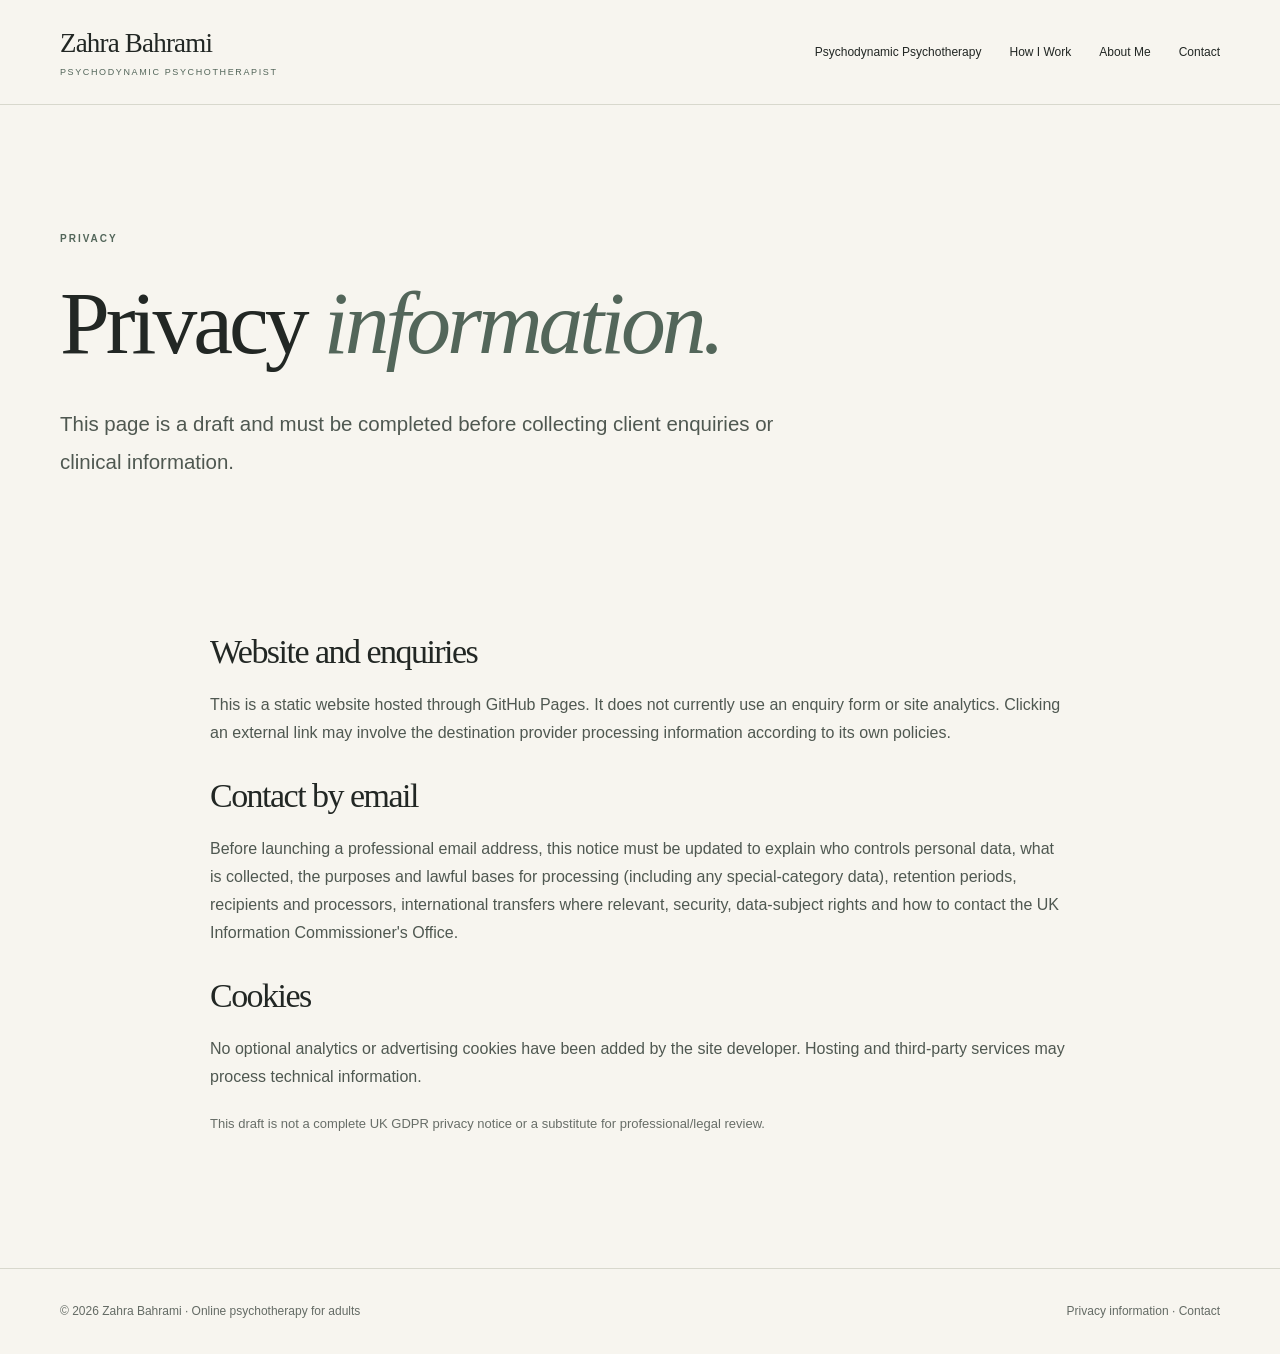
<file: privacy.html>
<!doctype html>
<html lang="en-GB">
<head>
<meta charset="utf-8">
<meta name="viewport" content="width=device-width,initial-scale=1">
<meta name="theme-color" content="#f7f5ef">
<meta name="description" content="Draft privacy information for the Zahra Bahrami website.">
<title>Privacy Information | Zahra Bahrami</title>
<link rel="canonical" href="https://zahrabahrami.com/privacy.html">
<link rel="stylesheet" href="assets/style.css">
</head>
<body>
<a class="skip-link" href="#main" style="position:absolute;left:-9999px" onfocus="this.style.left='10px'" onblur="this.style.left='-9999px'">Skip to content</a>
<header class="site-header"><div class="header-inner">
<a class="brand" href="index.html" aria-label="Zahra Bahrami — Home"><span class="brand-name">Zahra Bahrami</span><span class="brand-role">Psychodynamic Psychotherapist</span></a>
<button class="menu-toggle" type="button" aria-expanded="false" aria-controls="site-nav" aria-label="Toggle navigation">☰</button>
<nav id="site-nav" class="nav-links" aria-label="Main navigation"><a href="psychodynamic-psychotherapy.html">Psychodynamic Psychotherapy</a><a href="how-i-work.html">How I Work</a><a href="about.html">About Me</a><a href="contact.html">Contact</a></nav>
</div></header>
<main id="main">
<section class="page-heading container"><p class="eyebrow">PRIVACY</p><h1>Privacy <em>information.</em></h1><p class="lead">This page is a draft and must be completed before collecting client enquiries or clinical information.</p></section>
<section class="container prose"><h2>Website and enquiries</h2><p>This is a static website hosted through GitHub Pages. It does not currently use an enquiry form or site analytics. Clicking an external link may involve the destination provider processing information according to its own policies.</p><h2>Contact by email</h2><p>Before launching a professional email address, this notice must be updated to explain who controls personal data, what is collected, the purposes and lawful bases for processing (including any special-category data), retention periods, recipients and processors, international transfers where relevant, security, data-subject rights and how to contact the UK Information Commissioner's Office.</p><h2>Cookies</h2><p>No optional analytics or advertising cookies have been added by the site developer. Hosting and third-party services may process technical information.</p><p class="small-note">This draft is not a complete UK GDPR privacy notice or a substitute for professional/legal review.</p></section>
</main>
<footer class="site-footer"><div class="container footer-inner"><span>© 2026 Zahra Bahrami · Online psychotherapy for adults</span><span><a href="privacy.html">Privacy information</a> · <a href="contact.html">Contact</a></span></div></footer>
<script src="assets/main.js" defer></script>
</body></html>
</file>
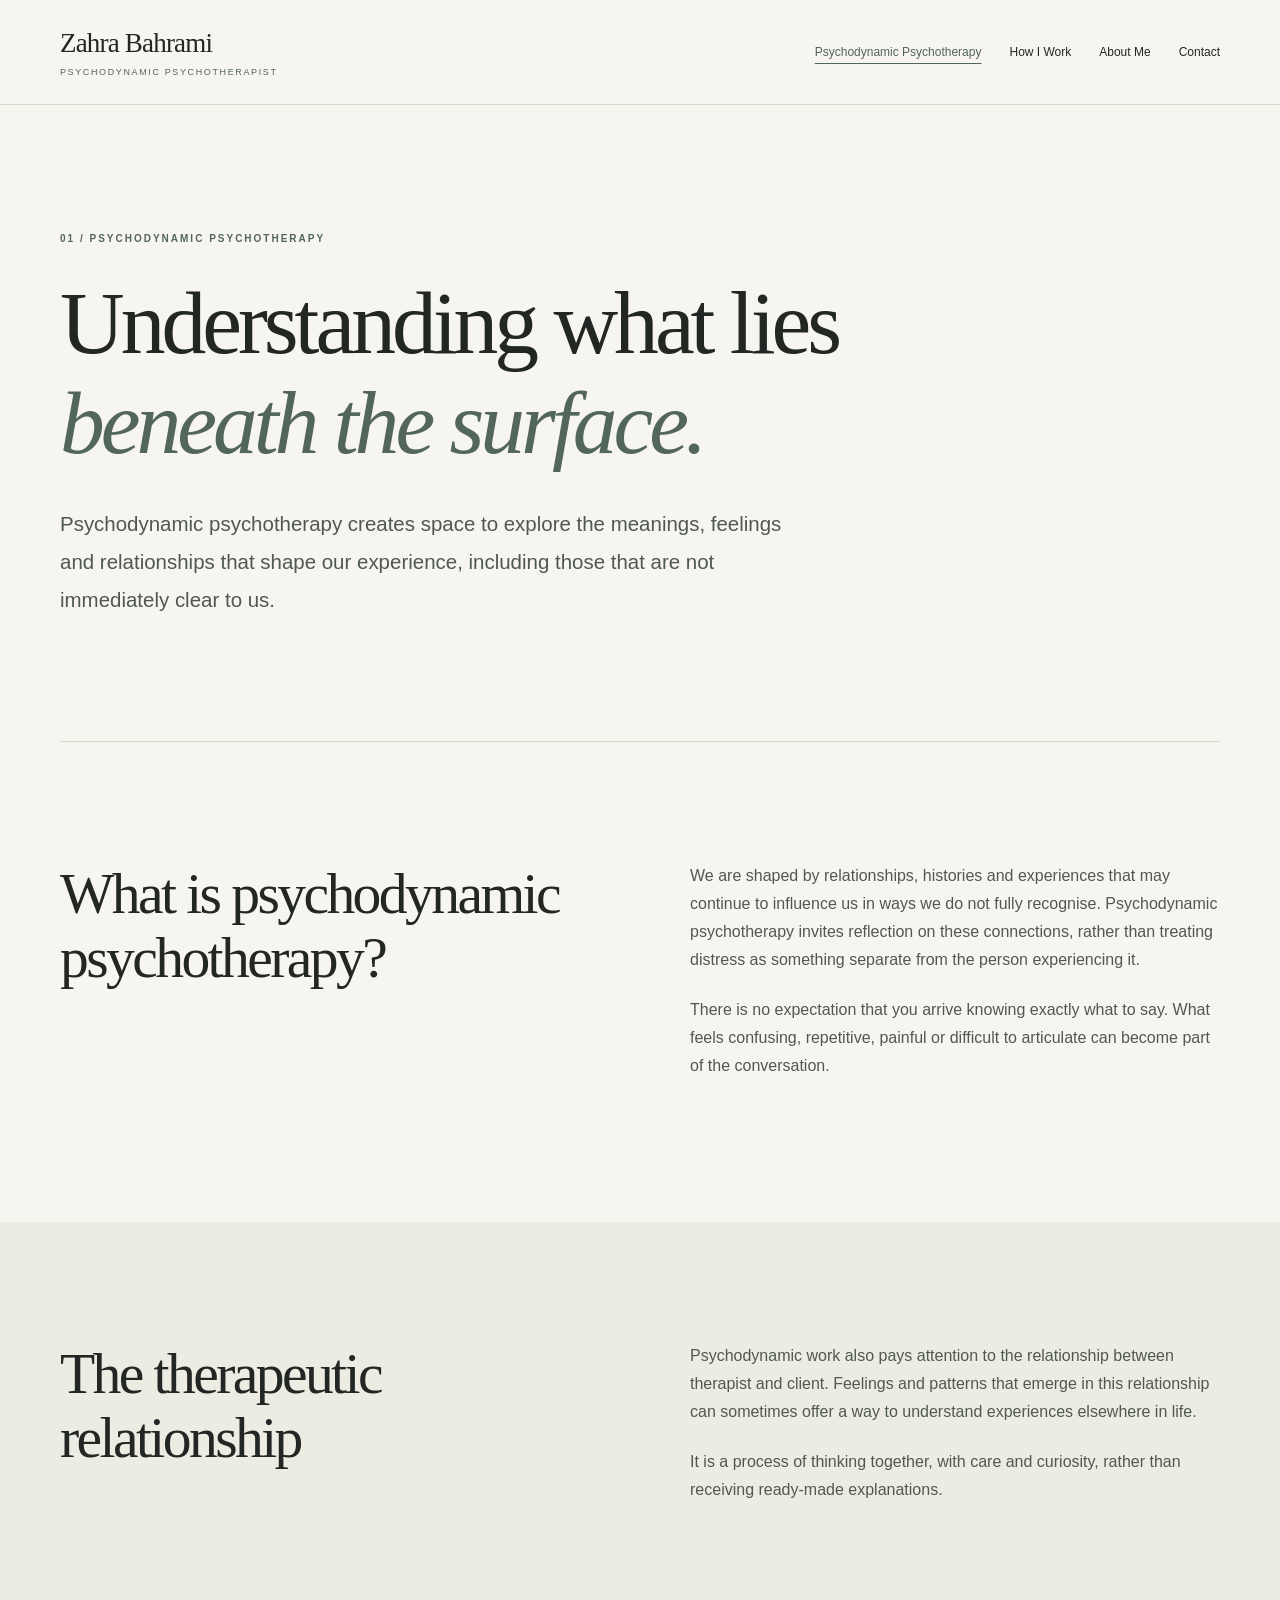
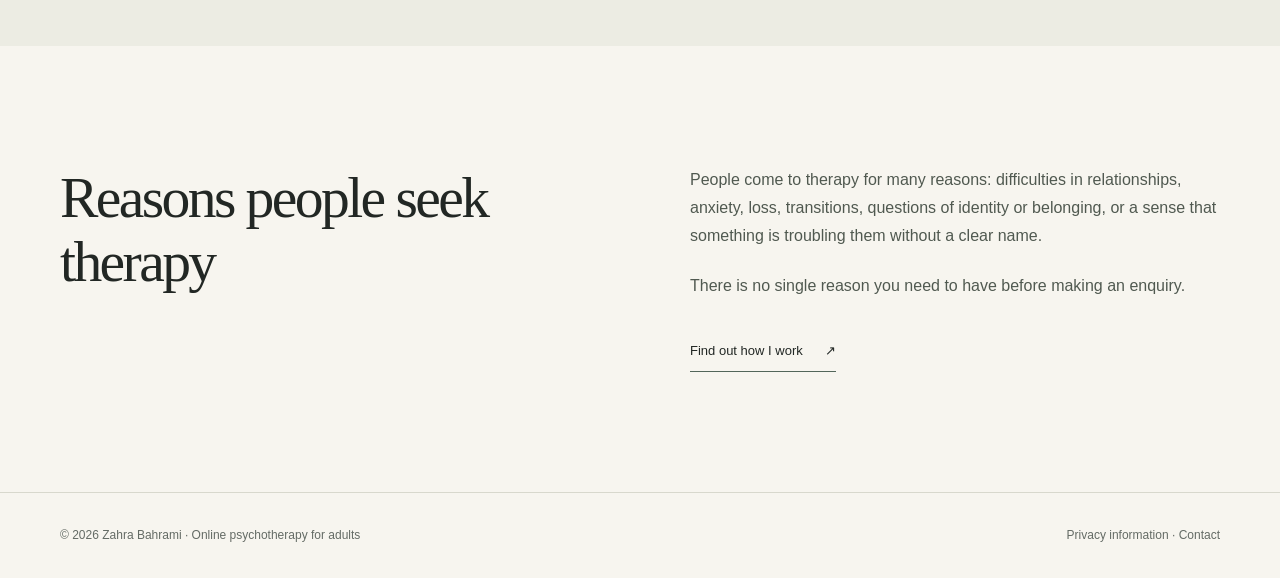
<file: psychodynamic-psychotherapy.html>
<!doctype html>
<html lang="en-GB">
<head>
<meta charset="utf-8">
<meta name="viewport" content="width=device-width,initial-scale=1">
<meta name="theme-color" content="#f7f5ef">
<meta name="description" content="Learn about psychodynamic psychotherapy, the therapeutic relationship and what an exploratory process can involve.">
<title>Psychodynamic Psychotherapy | Zahra Bahrami</title>
<link rel="canonical" href="https://zahrabahrami.com/psychodynamic-psychotherapy.html">
<link rel="stylesheet" href="assets/style.css">
</head>
<body>
<a class="skip-link" href="#main" style="position:absolute;left:-9999px" onfocus="this.style.left='10px'" onblur="this.style.left='-9999px'">Skip to content</a>
<header class="site-header"><div class="header-inner">
<a class="brand" href="index.html" aria-label="Zahra Bahrami — Home"><span class="brand-name">Zahra Bahrami</span><span class="brand-role">Psychodynamic Psychotherapist</span></a>
<button class="menu-toggle" type="button" aria-expanded="false" aria-controls="site-nav" aria-label="Toggle navigation">☰</button>
<nav id="site-nav" class="nav-links" aria-label="Main navigation"><a href="psychodynamic-psychotherapy.html" aria-current="page">Psychodynamic Psychotherapy</a><a href="how-i-work.html">How I Work</a><a href="about.html">About Me</a><a href="contact.html">Contact</a></nav>
</div></header>
<main id="main">
<section class="page-heading container"><p class="eyebrow">01 / PSYCHODYNAMIC PSYCHOTHERAPY</p><h1>Understanding what lies <em>beneath the surface.</em></h1><p class="lead">Psychodynamic psychotherapy creates space to explore the meanings, feelings and relationships that shape our experience, including those that are not immediately clear to us.</p></section>
<section class="container split-section ruled"><div><h2>What is psychodynamic psychotherapy?</h2></div><div class="section-copy"><p>We are shaped by relationships, histories and experiences that may continue to influence us in ways we do not fully recognise. Psychodynamic psychotherapy invites reflection on these connections, rather than treating distress as something separate from the person experiencing it.</p><p>There is no expectation that you arrive knowing exactly what to say. What feels confusing, repetitive, painful or difficult to articulate can become part of the conversation.</p></div></section>
<section class="warm-section"><div class="container split-section"><div><h2>The therapeutic relationship</h2></div><div class="section-copy"><p>Psychodynamic work also pays attention to the relationship between therapist and client. Feelings and patterns that emerge in this relationship can sometimes offer a way to understand experiences elsewhere in life.</p><p>It is a process of thinking together, with care and curiosity, rather than receiving ready-made explanations.</p></div></div></section>
<section class="container split-section"><div><h2>Reasons people seek therapy</h2></div><div class="section-copy"><p>People come to therapy for many reasons: difficulties in relationships, anxiety, loss, transitions, questions of identity or belonging, or a sense that something is troubling them without a clear name.</p><p>There is no single reason you need to have before making an enquiry.</p><a class="underlink" href="how-i-work.html">Find out how I work <span aria-hidden="true">↗</span></a></div></section>
</main>
<footer class="site-footer"><div class="container footer-inner"><span>© 2026 Zahra Bahrami · Online psychotherapy for adults</span><span><a href="privacy.html">Privacy information</a> · <a href="contact.html">Contact</a></span></div></footer>
<script src="assets/main.js" defer></script>
</body></html>
</file>
<file: assets/style.css>
:root{--paper:#f7f5ef;--ink:#222724;--muted:#646b65;--accent:#53665a;--line:#d8d8cd;--warm:#ecece3;--serif:Georgia,"Times New Roman",serif;--sans:Arial,Helvetica,sans-serif}
*{box-sizing:border-box}
html{scroll-behavior:smooth}
body{margin:0;background:var(--paper);color:var(--ink);font-family:var(--sans);line-height:1.75;-webkit-font-smoothing:antialiased}
a{color:inherit}a:focus-visible,button:focus-visible{outline:3px solid var(--accent);outline-offset:5px}
.container{width:min(100% - 80px,1160px);margin-inline:auto}
.site-header{position:sticky;top:0;z-index:20;background:rgba(247,245,239,.96);border-bottom:1px solid var(--line);backdrop-filter:blur(12px)}
.header-inner{width:min(100% - 80px,1160px);margin:auto;display:flex;justify-content:space-between;align-items:center;gap:30px;min-height:104px}
.brand{display:flex;flex-direction:column;text-decoration:none;line-height:1.3;flex-shrink:0}
.brand-name{font-family:var(--serif);font-size:27px;letter-spacing:-.03em}
.brand-role{font-size:9px;letter-spacing:.18em;text-transform:uppercase;color:var(--accent);margin-top:6px}
.nav-links{display:flex;align-items:center;gap:28px}
.nav-links a{font-size:12px;text-decoration:none;white-space:nowrap;transition:color .2s}
.nav-links a:hover,.nav-links a[aria-current="page"]{color:var(--accent);text-decoration:underline;text-underline-offset:7px}
.menu-toggle{display:none;background:none;border:1px solid var(--line);font-size:24px;width:44px;height:44px;cursor:pointer}
.eyebrow{font-size:10px;font-weight:600;letter-spacing:.2em;text-transform:uppercase;color:var(--accent)}
h1,h2,h3{font-family:var(--serif);font-weight:400;letter-spacing:-.045em;line-height:1.12}
h1{font-size:clamp(52px,7vw,106px);margin:25px 0 32px}
h1 em,h2 em{font-weight:400;color:var(--accent)}
h2{font-size:clamp(37px,4.5vw,66px);margin:0}
p{margin:0 0 22px}
.lead{font-size:clamp(17px,1.6vw,21px);line-height:1.85;max-width:650px;color:#4f5851}
.hero{min-height:730px;padding-block:100px 115px;display:grid;grid-template-columns:1.2fr .8fr;gap:65px;align-items:center}
.hero-copy{max-width:780px}.hero-art{height:485px;position:relative;background:#e5e5d9;overflow:hidden}
.arc{position:absolute;border:1px solid rgba(70,91,76,.45);border-radius:50%;aspect-ratio:1}
.arc-one{width:560px;left:-230px;top:-75px}.arc-two{width:440px;left:50px;top:115px}
.art-line{position:absolute;width:1px;height:120%;background:rgba(70,91,76,.25);transform:rotate(30deg);left:60%;top:-10%}
.art-word{position:absolute;bottom:27px;right:28px;font-family:var(--serif);font-style:italic;color:var(--accent);font-size:23px}
.actions{display:flex;align-items:center;gap:30px;flex-wrap:wrap;margin-top:34px}
.button{display:inline-flex;gap:32px;align-items:center;justify-content:space-between;padding:14px 22px;background:var(--ink);color:#fff;text-decoration:none;font-size:13px;transition:background .2s}
.button:hover{background:var(--accent)}
.quiet-link,.underlink{font-size:13px;text-decoration:none;border-bottom:1px solid var(--accent);padding-bottom:8px;display:inline-flex;gap:22px}
.quiet-link:hover,.underlink:hover{color:var(--accent)}
.intro-band{background:#dfe3d9;padding-block:95px}
.intro-layout{display:grid;grid-template-columns:180px 1.2fr .75fr;gap:50px;align-items:start}
.intro-layout h2{font-size:clamp(30px,3.4vw,50px)}.intro-layout>p:last-child{font-size:15px;color:#4f5851}
.split-section{padding-block:120px;display:grid;grid-template-columns:1fr 1fr;gap:100px}
.section-copy{font-size:16px;color:#505950;max-width:580px}
.section-copy .underlink{color:var(--ink);margin-top:18px}
.warm-section{background:var(--warm)}.ruled{border-top:1px solid var(--line)}
.contact-banner{padding-block:100px 140px;border-top:1px solid var(--line)}
.contact-banner h2{max-width:780px;margin:22px 0 32px}
.page-heading{padding-block:125px 100px}
.page-heading h1{max-width:970px}.page-heading .lead{max-width:730px}
.contact-page{padding-bottom:115px}
.contact-panel{margin-top:90px;border-top:1px solid var(--line);padding-top:45px;max-width:750px}
.contact-panel h2{font-size:44px;margin:20px 0}.contact-panel p{max-width:610px;color:#505950}
.email-placeholder{padding:20px 0;border-bottom:1px solid var(--line);font-family:var(--serif);font-style:italic;font-size:23px}
.small-note{font-size:13px!important;color:#686e68!important}
.prose{max-width:860px;padding-bottom:110px}.prose h2{font-size:34px;margin:30px 0 20px}.prose p{color:#4f5851}
.site-footer{border-top:1px solid var(--line);padding:32px 0}
.footer-inner{display:flex;justify-content:space-between;gap:25px;align-items:center;font-size:12px;color:var(--muted)}
.footer-inner a{text-decoration:none}.footer-inner a:hover{text-decoration:underline}
@media(max-width:1050px){.header-inner{gap:15px}.nav-links{gap:14px}.nav-links a{font-size:11px}.brand-name{font-size:24px}.hero{gap:30px}.intro-layout{grid-template-columns:1fr 1.5fr;gap:30px}.intro-layout>p:last-child{grid-column:2}}
@media(max-width:760px){.container,.header-inner{width:min(100% - 40px,1160px)}.header-inner{min-height:78px}.brand-name{font-size:23px}.brand-role{font-size:8px}.menu-toggle{display:block}.nav-links{display:none;position:absolute;top:78px;left:0;right:0;background:var(--paper);border-bottom:1px solid var(--line);padding:18px 20px 25px;flex-direction:column;align-items:stretch;gap:0}.nav-links.open{display:flex}.nav-links a{font-size:15px;padding:12px 0}.hero{padding-block:80px;min-height:0;grid-template-columns:1fr;gap:50px}.hero-art{height:300px}.intro-band{padding-block:65px}.intro-layout{grid-template-columns:1fr;gap:18px}.intro-layout>p:last-child{grid-column:auto}.split-section{grid-template-columns:1fr;gap:28px;padding-block:75px}.contact-banner{padding-block:75px}.page-heading{padding-block:85px 65px}.footer-inner{flex-direction:column;align-items:flex-start}.contact-panel{margin-top:60px}}
@media(prefers-reduced-motion:reduce){html{scroll-behavior:auto}*,*:before,*:after{transition:none!important}}

.email-placeholder a{text-decoration:none;overflow-wrap:anywhere}.email-placeholder a:hover{text-decoration:underline}
</file>
